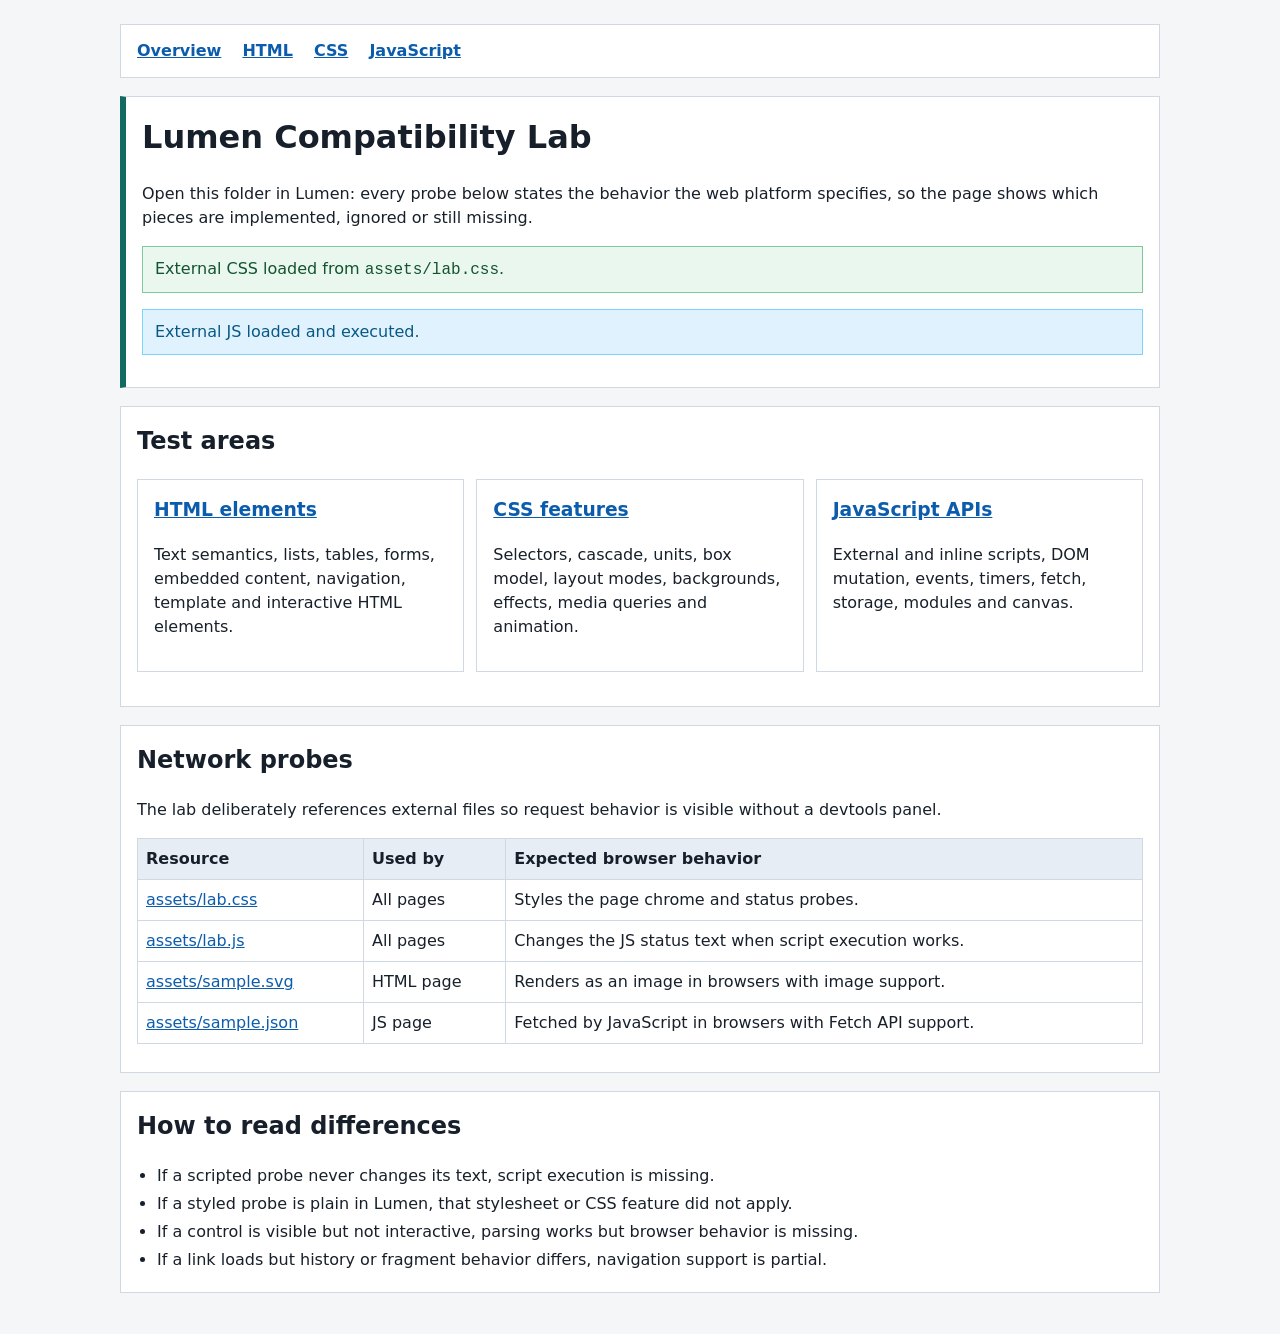
<file: docs/support/compat-lab/index.html>
<!doctype html>
<html lang="en">
<head>
  <meta charset="utf-8">
  <meta name="viewport" content="width=device-width, initial-scale=1">
  <title>Lumen Compatibility Lab</title>
  <link rel="stylesheet" href="./assets/lab.css">
  <script src="./assets/lab.js" defer></script>
</head>
<body>
  <div class="page">
    <nav class="topbar" aria-label="Compatibility lab navigation">
      <a href="./index.html">Overview</a>
      <a href="./html.html">HTML</a>
      <a href="./css.html">CSS</a>
      <a href="./js.html">JavaScript</a>
    </nav>

    <header class="hero">
      <h1>Lumen Compatibility Lab</h1>
      <p>
        Open this folder in Lumen: every probe below states the behavior
        the web platform specifies, so the page shows which pieces are
        implemented, ignored or still missing.
      </p>
      <p class="css-loaded">External CSS loaded from <code>assets/lab.css</code>.</p>
      <p id="js-status" class="js-pending">External JS has not run.</p>
      <noscript>
        <p class="warning">JavaScript is disabled or unavailable in this browser.</p>
      </noscript>
    </header>

    <main>
      <section class="section">
        <h2>Test areas</h2>
        <div class="grid">
          <article class="test-card">
            <h3><a href="./html.html">HTML elements</a></h3>
            <p>
              Text semantics, lists, tables, forms, embedded content,
              navigation, template and interactive HTML elements.
            </p>
          </article>
          <article class="test-card">
            <h3><a href="./css.html">CSS features</a></h3>
            <p>
              Selectors, cascade, units, box model, layout modes, backgrounds,
              effects, media queries and animation.
            </p>
          </article>
          <article class="test-card">
            <h3><a href="./js.html">JavaScript APIs</a></h3>
            <p>
              External and inline scripts, DOM mutation, events, timers,
              fetch, storage, modules and canvas.
            </p>
          </article>
        </div>
      </section>

      <section class="section">
        <h2>Network probes</h2>
        <p>
          The lab deliberately references external files so request behavior is
          visible without a devtools panel.
        </p>
        <table class="matrix">
          <thead>
            <tr>
              <th>Resource</th>
              <th>Used by</th>
              <th>Expected browser behavior</th>
            </tr>
          </thead>
          <tbody>
            <tr>
              <td><a href="./assets/lab.css">assets/lab.css</a></td>
              <td>All pages</td>
              <td>Styles the page chrome and status probes.</td>
            </tr>
            <tr>
              <td><a href="./assets/lab.js">assets/lab.js</a></td>
              <td>All pages</td>
              <td>Changes the JS status text when script execution works.</td>
            </tr>
            <tr>
              <td><a href="./assets/sample.svg">assets/sample.svg</a></td>
              <td>HTML page</td>
              <td>Renders as an image in browsers with image support.</td>
            </tr>
            <tr>
              <td><a href="./assets/sample.json">assets/sample.json</a></td>
              <td>JS page</td>
              <td>Fetched by JavaScript in browsers with Fetch API support.</td>
            </tr>
          </tbody>
        </table>
      </section>

      <section class="section">
        <h2>How to read differences</h2>
        <ul class="status-list">
          <li>If a scripted probe never changes its text, script execution is missing.</li>
          <li>If a styled probe is plain in Lumen, that stylesheet or CSS feature did not apply.</li>
          <li>If a control is visible but not interactive, parsing works but browser behavior is missing.</li>
          <li>If a link loads but history or fragment behavior differs, navigation support is partial.</li>
        </ul>
      </section>
    </main>
  </div>
</body>
</html>
</file>
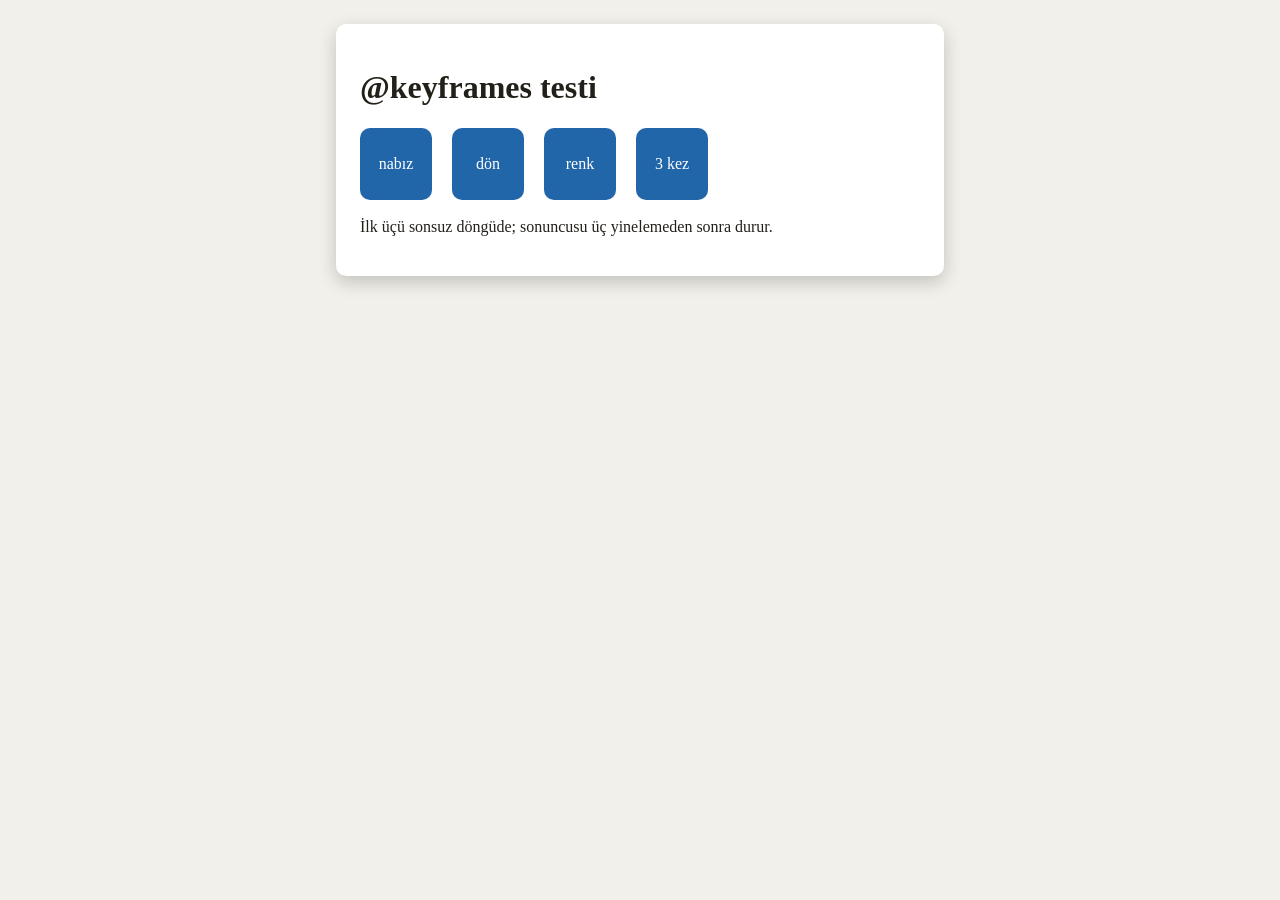
<file: examples/animasyon.html>
<!doctype html>
<html>
<head>
  <title>Lumen animasyon</title>
  <style>
    body { font-size: 16px; color: #232019; background-color: #f2f0ea; }
    .card { max-width: 560px; margin: 24px auto; background-color: #ffffff;
            padding: 24px; border-radius: 10px; box-shadow: 0 6px 18px #00000033; }
    .row { margin: 18px 0; }
    .kutu { display: inline-block; width: 72px; height: 72px; border-radius: 10px;
            background-color: #2266aa; color: #ffffff; text-align: center;
            line-height: 72px; margin-right: 16px; }

    @keyframes nabiz { from { opacity: 1; } 50% { opacity: 0.25; } to { opacity: 1; } }
    .nabiz { animation: nabiz 1.2s ease infinite; }

    @keyframes don { from { transform: rotate(0deg); } to { transform: rotate(360deg); } }
    .don { animation: don 2s linear infinite; }

    @keyframes renk { from { background-color: #2266aa; } 50% { background-color: #b3261e; }
                      to { background-color: #2266aa; } }
    .renk { animation: renk 3s ease infinite; }

    @keyframes gel { from { transform: translate(-120px, 0); opacity: 0; }
                     to { transform: translate(0, 0); opacity: 1; } }
    .gel { animation: gel 1.5s ease 3; }
  </style>
</head>
<body>
  <div class="card">
    <h1>@keyframes testi</h1>
    <div class="row">
      <span class="kutu nabiz">nabız</span>
      <span class="kutu don">dön</span>
      <span class="kutu renk">renk</span>
      <span class="kutu gel">3 kez</span>
    </div>
    <p>İlk üçü sonsuz döngüde; sonuncusu üç yinelemeden sonra durur.</p>
  </div>
</body>
</html>
</file>
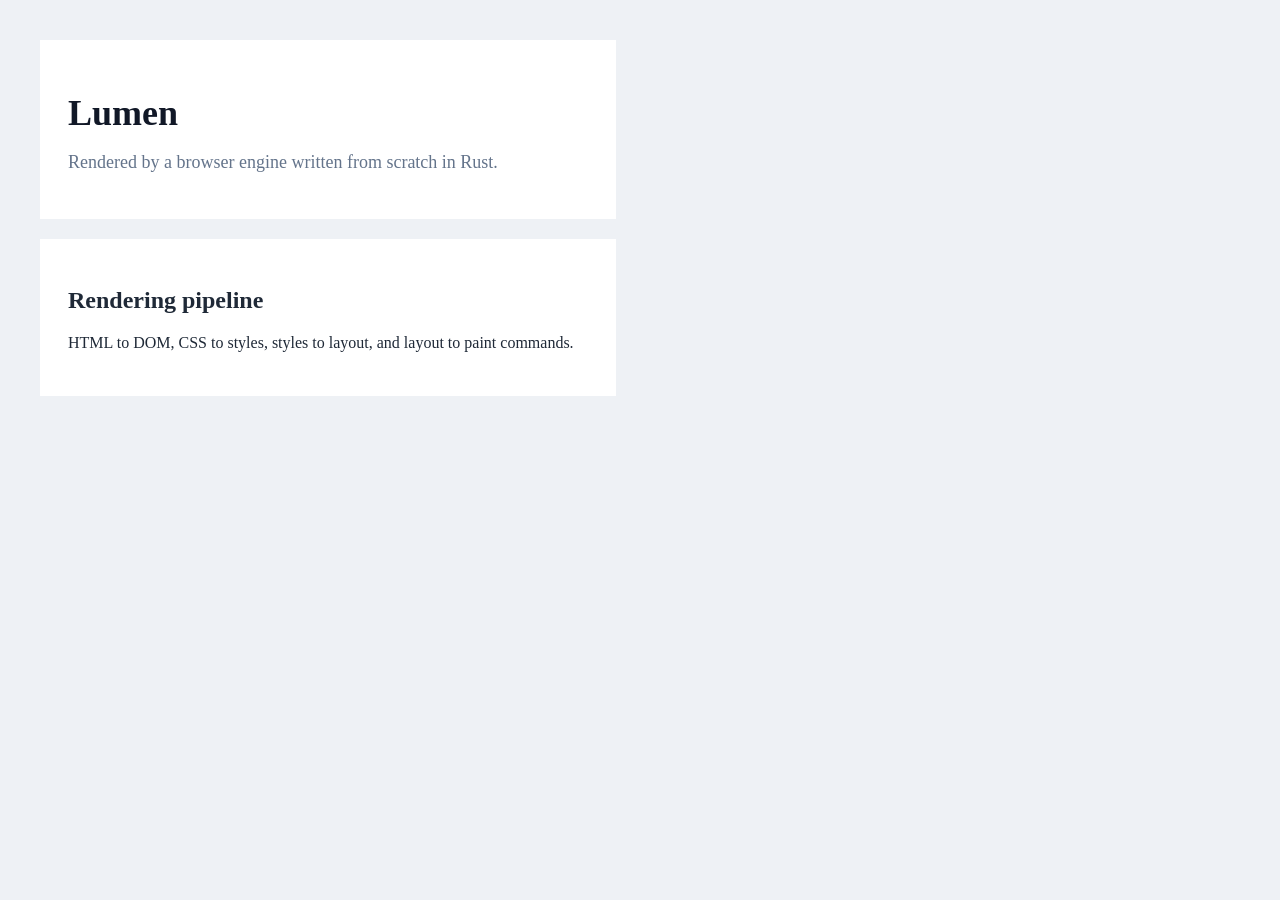
<file: examples/card.html>
<!doctype html>
<html>
<head>
  <style>
    body {
      background-color: #eef1f5;
      padding: 32px;
      color: #1f2937;
      font-size: 16px;
    }

    .card {
      width: 520px;
      padding: 28px;
      margin-bottom: 20px;
      background-color: #ffffff;
    }

    #title {
      color: #111827;
      font-size: 36px;
      margin-bottom: 12px;
    }

    .muted {
      color: #64748b;
      font-size: 18px;
    }
  </style>
</head>
<body>
  <div class="card">
    <h1 id="title">Lumen</h1>
    <p class="muted">Rendered by a browser engine written from scratch in Rust.</p>
  </div>

  <div class="card">
    <h2>Rendering pipeline</h2>
    <p>HTML to DOM, CSS to styles, styles to layout, and layout to paint commands.</p>
  </div>
</body>
</html>
</file>
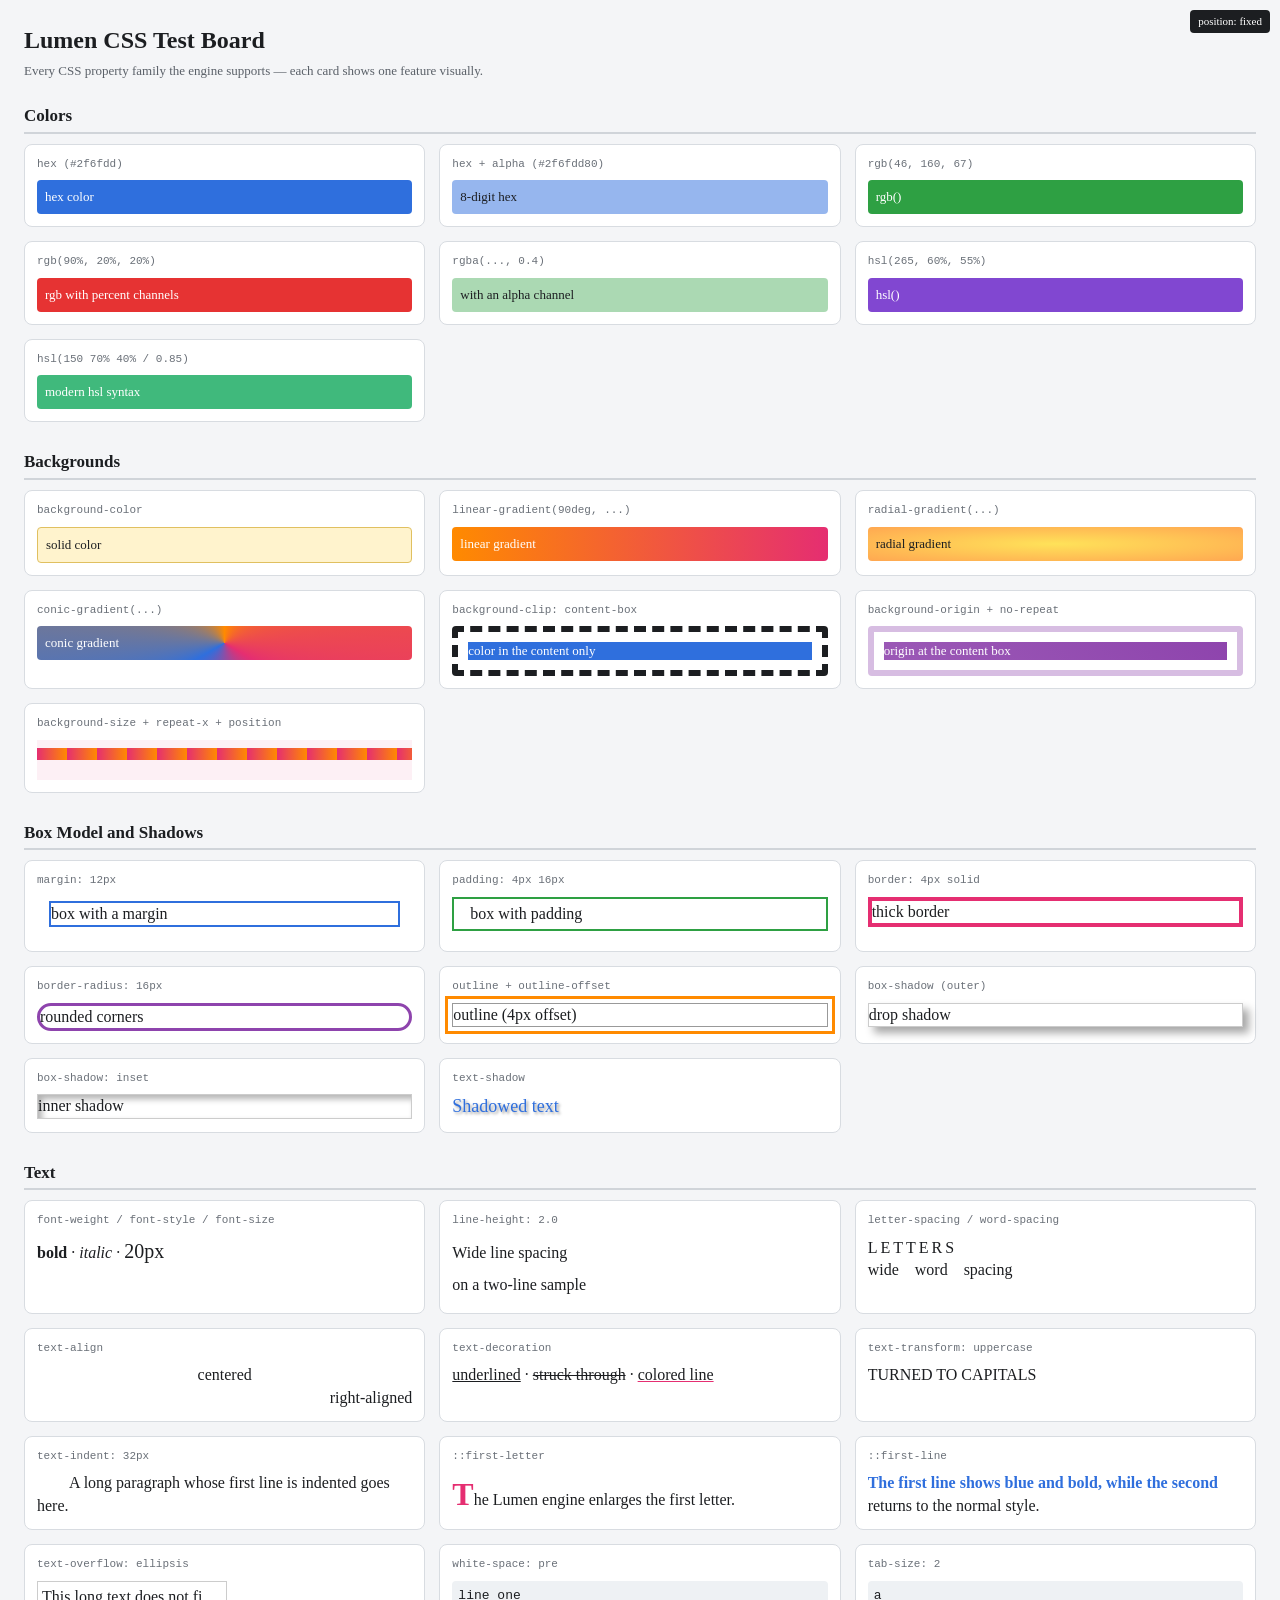
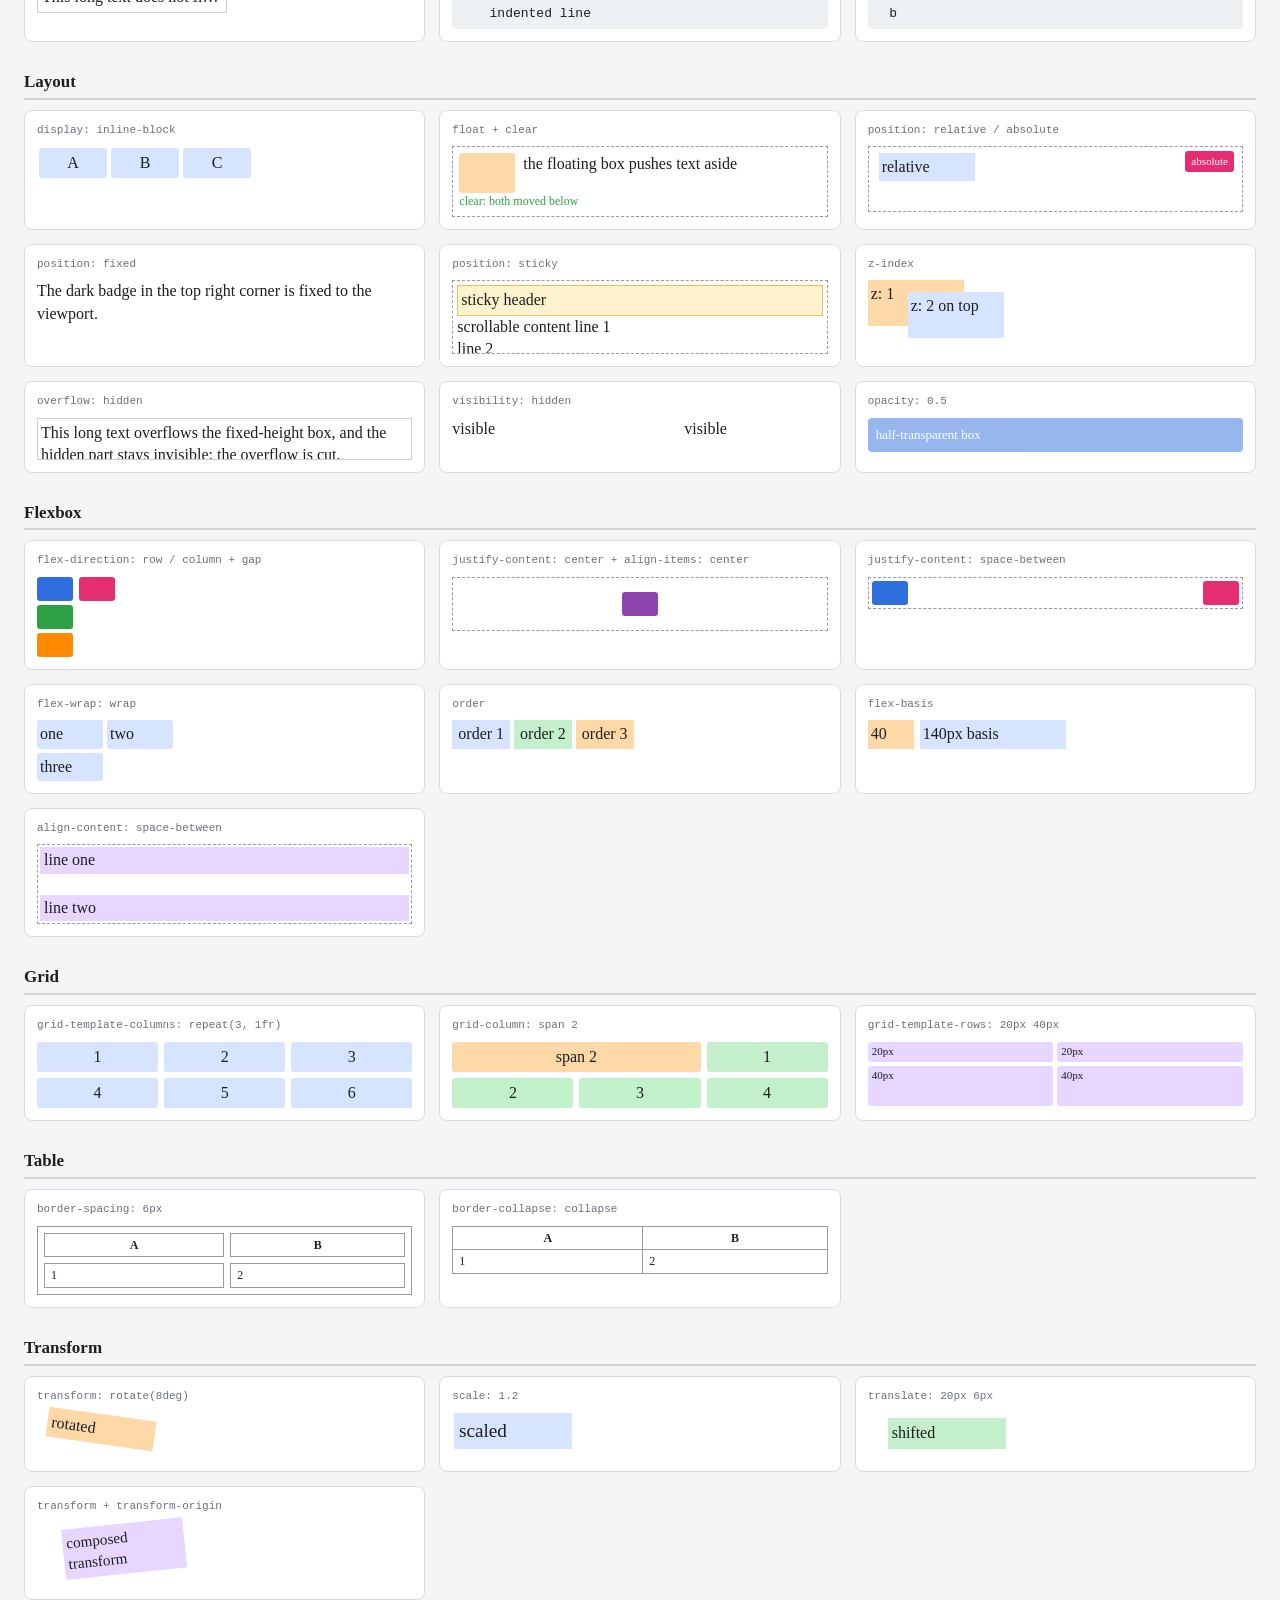
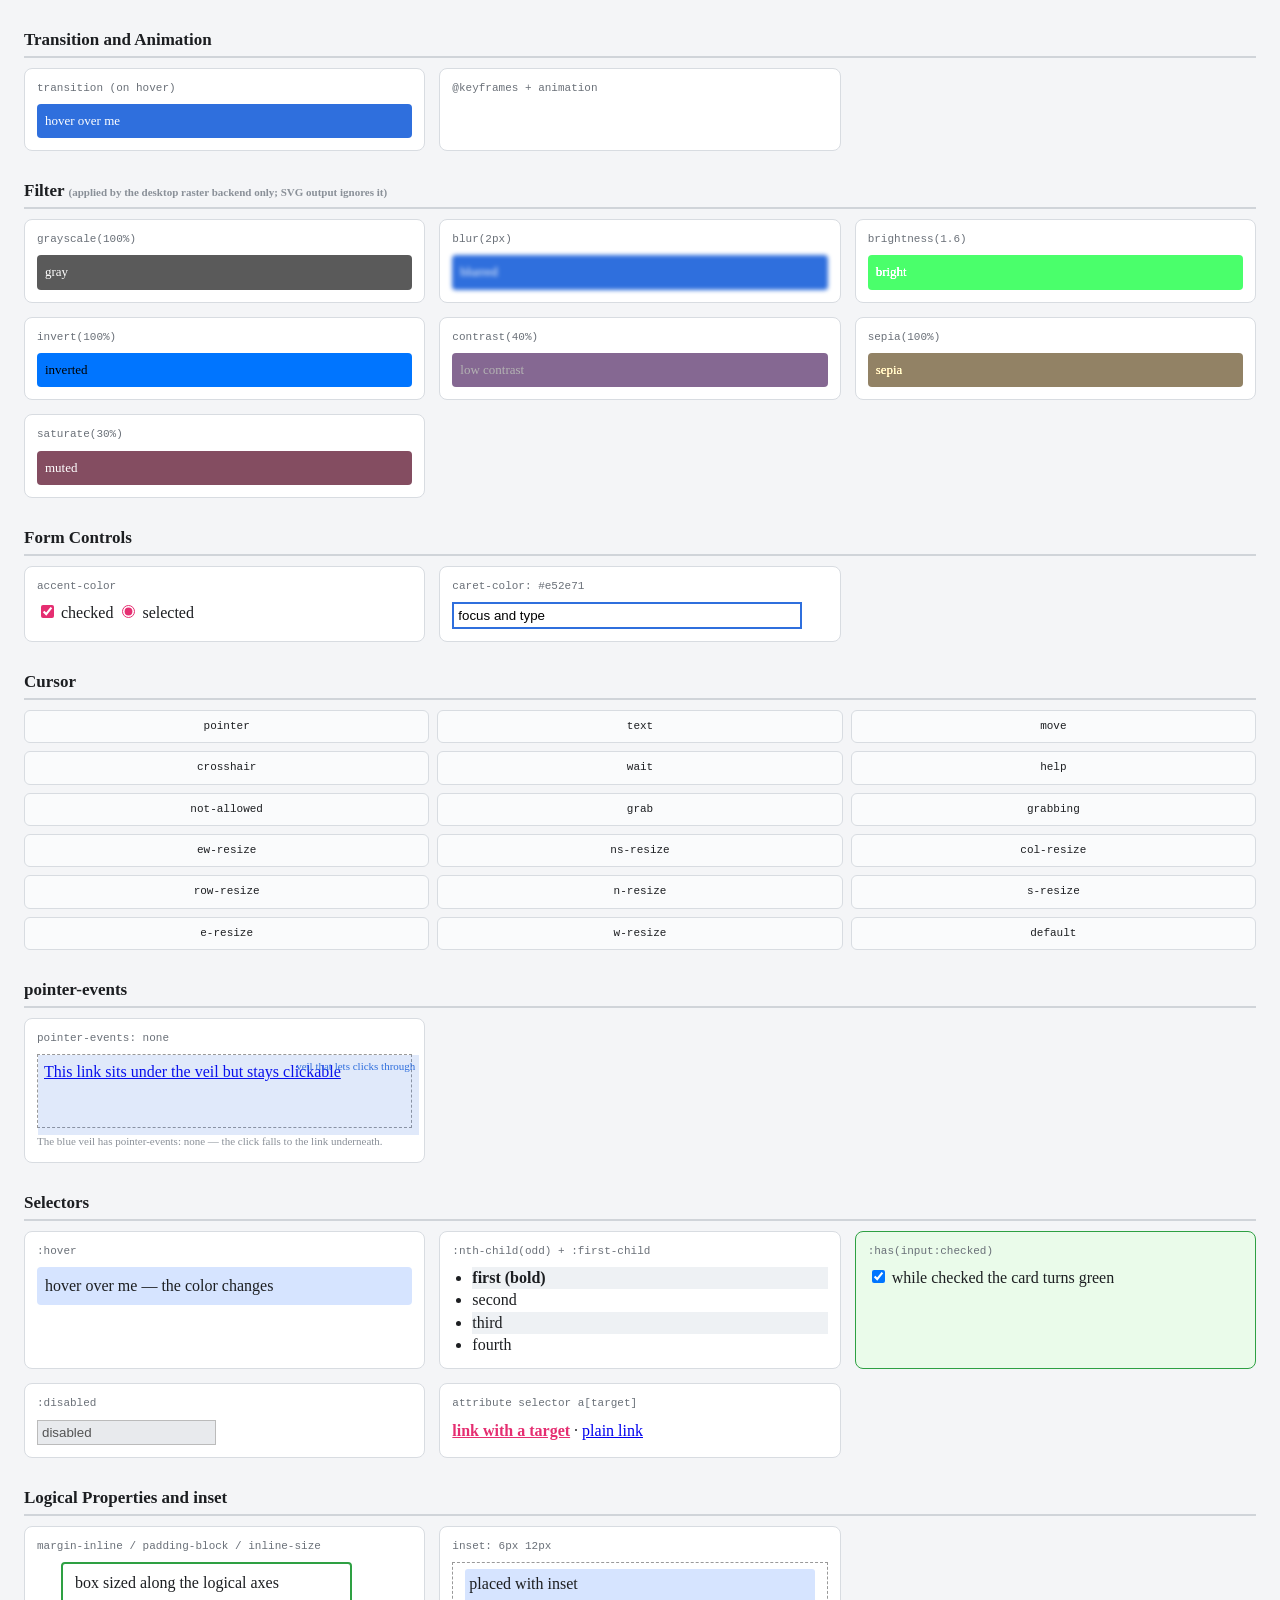
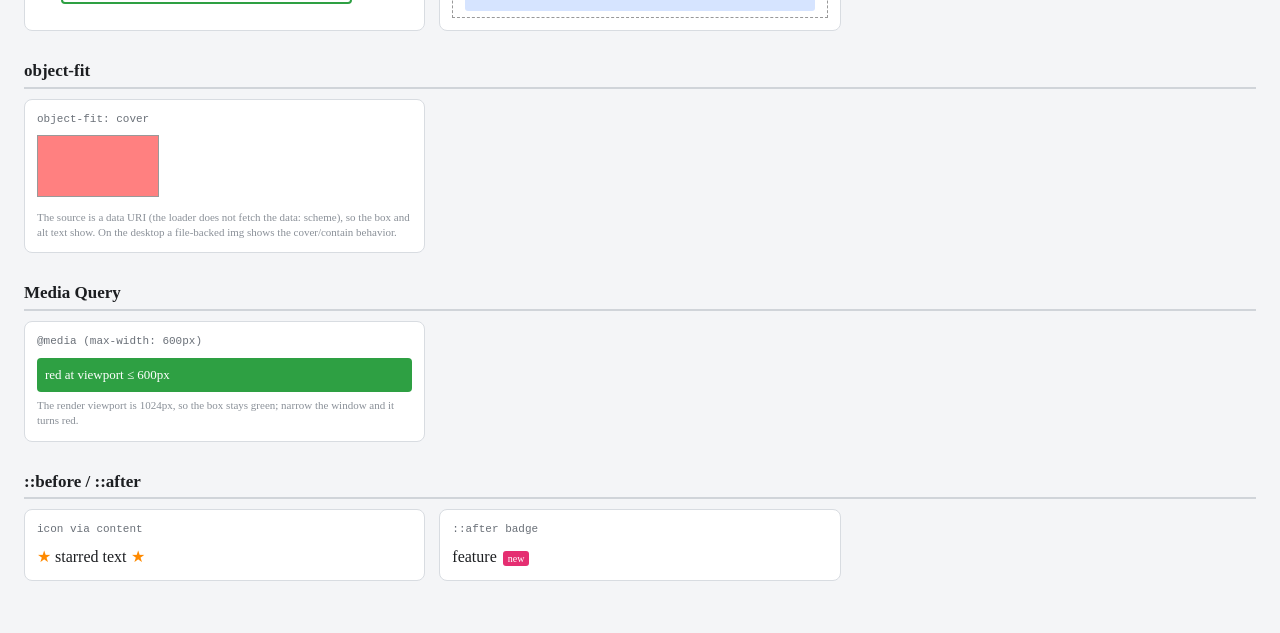
<file: examples/css-test.html>
<!DOCTYPE html>
<html lang="en">
<head>
<meta charset="utf-8">
<title>Lumen CSS Test Board</title>
<style>
    body {
        background-color: #f4f5f7;
        color: #1c1e21;
        margin: 0px;
        padding: 24px;
        line-height: 1.4;
    }
    h1 { font-size: 24px; margin: 0px 0px 4px 0px; }
    h2 {
        font-size: 17px;
        margin: 0px 0px 10px 0px;
        padding-bottom: 4px;
        border-bottom: 2px solid #d0d4d9;
    }
    .subtitle { color: #5a6068; font-size: 13px; margin: 0px 0px 24px 0px; }
    .section { margin-bottom: 28px; }
    .card-grid {
        display: grid;
        grid-template-columns: repeat(3, 1fr);
        gap: 14px;
    }
    .card {
        background-color: #ffffff;
        border: 1px solid #d8dce1;
        border-radius: 8px;
        padding: 12px;
    }
    .label {
        font-family: monospace;
        font-size: 11px;
        color: #6a7078;
        margin-bottom: 8px;
    }
    .note { font-size: 11px; color: #8a9098; margin-top: 6px; }
    .box { padding: 8px; border-radius: 4px; color: #ffffff; font-size: 13px; }
    .mini { width: 36px; height: 24px; border-radius: 3px; }

    /* --- Colors --- */
    .color-hex { background-color: #2f6fdd; }
    .color-hexa { background-color: #2f6fdd80; color: #1c1e21; }
    .color-rgb { background-color: rgb(46, 160, 67); }
    .color-rgb-percent { background-color: rgb(90%, 20%, 20%); }
    .color-rgba { background-color: rgba(46, 160, 67, 0.4); color: #1c1e21; }
    .color-hsl { background-color: hsl(265, 60%, 55%); }
    .color-hsl-modern { background-color: hsl(150 70% 40% / 0.85); }

    /* --- Backgrounds --- */
    .bg-color { background-color: #fff3cd; color: #1c1e21; border: 1px solid #e0c060; }
    .bg-linear { background-image: linear-gradient(90deg, #ff8a00, #e52e71); }
    .bg-radial { background-image: radial-gradient(#ffe259, #ffa751); color: #1c1e21; }
    .bg-conic { background-image: conic-gradient(#ff8a00, #e52e71, #2f6fdd, #ff8a00); }
    .bg-clip {
        background-color: #2f6fdd;
        background-clip: content-box;
        border: 6px dashed #1c1e21;
        padding: 10px;
    }
    .bg-origin {
        background-image: linear-gradient(45deg, #9b59b6, #8e44ad);
        background-origin: content-box;
        background-repeat: no-repeat;
        border: 6px solid #d7bde2;
        padding: 10px;
    }
    .bg-size-repeat {
        background-image: linear-gradient(90deg, #e52e71, #ff8a00);
        background-size: 30px 12px;
        background-repeat: repeat-x;
        background-position: 0px 8px;
        background-color: #fdf0f5;
        color: #1c1e21;
        height: 40px;
    }

    /* --- Box model --- */
    .box-margin { margin: 12px; border: 2px solid #2f6fdd; color: #1c1e21; }
    .box-padding { padding: 4px 16px; border: 2px solid #2ea043; color: #1c1e21; }
    .box-border { border: 4px solid #e52e71; color: #1c1e21; }
    .box-radius { border: 3px solid #8e44ad; border-radius: 16px; color: #1c1e21; }
    .box-outline { outline: 3px solid #ff8a00; outline-offset: 4px; border: 1px solid #999; color: #1c1e21; }
    .box-shade { box-shadow: 6px 6px 8px rgba(0, 0, 0, 0.35); border: 1px solid #ccc; color: #1c1e21; }
    .box-shade-inset { box-shadow: inset 4px 4px 6px rgba(0, 0, 0, 0.3); border: 1px solid #ccc; color: #1c1e21; }
    .text-shade { text-shadow: 2px 2px 3px rgba(0, 0, 0, 0.4); font-size: 18px; color: #2f6fdd; }

    /* --- Text --- */
    .text-bold { font-weight: bold; }
    .text-italic { font-style: italic; }
    .text-size { font-size: 20px; }
    .text-leading { line-height: 2.0; }
    .text-letters { letter-spacing: 3px; }
    .text-words { word-spacing: 12px; }
    .text-center { text-align: center; }
    .text-right { text-align: right; }
    .text-underline { text-decoration: underline; }
    .text-strike { text-decoration: line-through; }
    .text-decoration-tint { text-decoration: underline; text-decoration-color: #e52e71; }
    .text-upper { text-transform: uppercase; }
    .text-indented { text-indent: 32px; }
    .initial-letter::first-letter { font-size: 32px; color: #e52e71; font-weight: bold; }
    .initial-line::first-line { color: #2f6fdd; font-weight: bold; }
    .ellipsis {
        width: 180px;
        white-space: nowrap;
        overflow: hidden;
        text-overflow: ellipsis;
        border: 1px solid #ccc;
        padding: 4px;
    }
    .pre-sample { white-space: pre; font-family: monospace; background-color: #eef1f4; padding: 6px; border-radius: 4px; }
    .tab-sample { white-space: pre; tab-size: 2; font-family: monospace; background-color: #eef1f4; padding: 6px; border-radius: 4px; }

    /* --- Layout --- */
    .inline-tile { display: inline-block; width: 60px; background-color: #d6e4ff; margin: 2px; padding: 4px; text-align: center; border-radius: 3px; }
    .float-wrap { border: 1px dashed #999; padding: 6px; }
    .float-left { float: left; width: 56px; height: 40px; background-color: #ffd8a8; margin-right: 8px; border-radius: 3px; }
    .float-clear { clear: both; color: #2ea043; font-size: 12px; }
    .relative-wrap { position: relative; height: 64px; border: 1px dashed #999; }
    .relative-box { position: relative; top: 6px; left: 10px; background-color: #d6e4ff; width: 90px; padding: 3px; }
    .absolute-box { position: absolute; top: 4px; right: 8px; background-color: #e52e71; color: #fff; padding: 3px 6px; border-radius: 3px; font-size: 11px; }
    .fixed-box {
        position: fixed;
        top: 10px;
        right: 10px;
        background-color: #1c1e21;
        color: #ffffff;
        padding: 4px 8px;
        border-radius: 4px;
        font-size: 11px;
        z-index: 50;
    }
    .sticky-wrap { height: 64px; overflow: scroll; border: 1px dashed #999; padding: 4px; }
    .sticky-box { position: sticky; top: 0px; background-color: #fff3cd; padding: 3px; border: 1px solid #e0c060; }
    .zindex-wrap { position: relative; height: 56px; }
    .z-below { position: absolute; top: 0px; left: 0px; width: 90px; height: 40px; background-color: #ffd8a8; z-index: 1; padding: 3px; }
    .z-above { position: absolute; top: 12px; left: 40px; width: 90px; height: 40px; background-color: #d6e4ff; z-index: 2; padding: 3px; }
    .clipped { height: 34px; overflow: hidden; border: 1px solid #ccc; padding: 3px; }
    .invisible-box { visibility: hidden; }
    .half-transparent { opacity: 0.5; background-color: #2f6fdd; }

    /* --- Flex --- */
    .flex-across { display: flex; gap: 6px; }
    .flex-down { display: flex; flex-direction: column; gap: 4px; }
    .flex-centered { display: flex; justify-content: center; align-items: center; height: 52px; border: 1px dashed #999; }
    .flex-spread { display: flex; justify-content: space-between; border: 1px dashed #999; padding: 3px; }
    .flex-wrapping { display: flex; flex-wrap: wrap; gap: 4px; width: 150px; }
    .flex-wrapping > div { width: 60px; background-color: #d6e4ff; padding: 3px; border-radius: 3px; }
    .flex-order { display: flex; gap: 4px; }
    .flex-order .one { order: 3; background-color: #ffd8a8; padding: 3px 6px; }
    .flex-order .two { order: 1; background-color: #d6e4ff; padding: 3px 6px; }
    .flex-order .three { order: 2; background-color: #c3f0ca; padding: 3px 6px; }
    .flex-basis { display: flex; gap: 6px; }
    .flex-basis .narrow { flex-basis: 40px; background-color: #ffd8a8; padding: 3px; }
    .flex-basis .wide { flex-basis: 140px; background-color: #d6e4ff; padding: 3px; }
    .flex-align { display: flex; flex-wrap: wrap; align-content: space-between; height: 74px; border: 1px dashed #999; padding: 2px; }
    .flex-align > div { width: 100%; background-color: #e7d6ff; padding: 2px 4px; }

    /* --- Grid --- */
    .grid-3 { display: grid; grid-template-columns: repeat(3, 1fr); gap: 6px; }
    .grid-3 > div { background-color: #d6e4ff; padding: 4px; border-radius: 3px; text-align: center; }
    .grid-span { display: grid; grid-template-columns: repeat(3, 1fr); gap: 6px; }
    .grid-span > div { background-color: #c3f0ca; padding: 4px; border-radius: 3px; text-align: center; }
    .grid-span .span-two { grid-column: span 2; background-color: #ffd8a8; }
    .grid-rows { display: grid; grid-template-columns: 1fr 1fr; grid-template-rows: 20px 40px; gap: 4px; }
    .grid-rows > div { background-color: #e7d6ff; padding: 2px 4px; border-radius: 3px; font-size: 11px; }

    /* --- Table --- */
    table.sample { border: 1px solid #999; width: 100%; }
    table.sample td, table.sample th { border: 1px solid #999; padding: 3px 6px; font-size: 12px; }
    table.spaced { border-spacing: 6px; }
    table.collapsed { border-collapse: collapse; }

    /* --- Transform --- */
    .rotated { transform: rotate(8deg); background-color: #ffd8a8; width: 100px; margin: 10px; padding: 4px; }
    .scaled { scale: 1.2; background-color: #d6e4ff; width: 90px; margin: 12px; padding: 4px; }
    .shifted { translate: 20px 6px; background-color: #c3f0ca; width: 110px; padding: 4px; }
    .composed { transform: translate(14px, 6px) rotate(-6deg) scale(0.95); transform-origin: 0% 0%; background-color: #e7d6ff; width: 120px; margin: 10px; padding: 4px; }

    /* --- Transition / Animation --- */
    .transitioned { background-color: #2f6fdd; transition: background-color 0.4s; }
    .transitioned:hover { background-color: #e52e71; }
    @keyframes color-cycle {
        from { background-color: #ff8a00; }
        to { background-color: #2f6fdd; }
    }
    .animated { animation: color-cycle 2s infinite; }

    /* --- Filter --- */
    .filter-gray { filter: grayscale(100%); background-color: #e52e71; }
    .filter-blur { filter: blur(2px); background-color: #2f6fdd; }
    .filter-bright { filter: brightness(1.6); background-color: #2ea043; }
    .filter-invert { filter: invert(100%); background-color: #ff8a00; }
    .filter-contrast { filter: contrast(40%); background-color: #8e44ad; }
    .filter-sepia { filter: sepia(100%); background-color: #2f6fdd; }
    .filter-muted { filter: saturate(30%); background-color: #e52e71; }

    /* --- Form --- */
    .accented { accent-color: #e52e71; }
    .caret-tinted { caret-color: #e52e71; border: 2px solid #2f6fdd; padding: 4px; width: 90%; }

    /* --- Cursor --- */
    .cursor-grid { display: grid; grid-template-columns: repeat(3, 1fr); gap: 8px; }
    .cursor-card {
        border: 1px solid #d8dce1;
        border-radius: 6px;
        padding: 8px;
        text-align: center;
        font-family: monospace;
        font-size: 11px;
        background-color: #fafbfc;
    }
    .c-pointer { cursor: pointer; }
    .c-text { cursor: text; }
    .c-move { cursor: move; }
    .c-crosshair { cursor: crosshair; }
    .c-wait { cursor: wait; }
    .c-help { cursor: help; }
    .c-not-allowed { cursor: not-allowed; }
    .c-grab { cursor: grab; }
    .c-grabbing { cursor: grabbing; }
    .c-ew { cursor: ew-resize; }
    .c-ns { cursor: ns-resize; }
    .c-col { cursor: col-resize; }
    .c-row { cursor: row-resize; }
    .c-n { cursor: n-resize; }
    .c-s { cursor: s-resize; }
    .c-e { cursor: e-resize; }
    .c-w { cursor: w-resize; }
    .c-default { cursor: default; }

    /* --- pointer-events --- */
    .pe-wrap { position: relative; border: 1px dashed #999; height: 60px; padding: 6px; }
    .pe-veil {
        position: absolute;
        top: 0px;
        left: 0px;
        width: 100%;
        height: 100%;
        background-color: rgba(47, 111, 221, 0.15);
        pointer-events: none;
        text-align: right;
        font-size: 11px;
        color: #2f6fdd;
        padding: 4px;
    }

    /* --- Selectors --- */
    .hover-card { background-color: #d6e4ff; padding: 8px; border-radius: 4px; }
    .hover-card:hover { background-color: #ffd8a8; }
    .striped { margin: 0px; padding-left: 20px; }
    .striped li:nth-child(odd) { background-color: #eef1f4; }
    .striped li:first-child { font-weight: bold; }
    .checked-card:has(input:checked) { border-color: #2ea043; background-color: #eafbea; }
    .attribute-demo a[target] { color: #e52e71; font-weight: bold; }
    input:disabled { background-color: #e8eaed; border: 1px solid #bbb; padding: 4px; }

    /* --- Logical properties + inset --- */
    .logical {
        margin-inline-start: 24px;
        padding-block: 8px;
        padding-inline: 12px;
        inline-size: 70%;
        border: 2px solid #2ea043;
        border-radius: 4px;
        color: #1c1e21;
    }
    .inset-wrap { position: relative; height: 54px; border: 1px dashed #999; }
    .inset-box {
        position: absolute;
        inset: 6px 12px;
        background-color: #d6e4ff;
        padding: 4px;
        border-radius: 3px;
    }

    /* --- object-fit --- */
    .fit-box { width: 120px; height: 60px; border: 1px solid #999; }

    /* --- Media query --- */
    .mq-box { background-color: #2ea043; }
    @media (max-width: 600px) {
        .mq-box { background-color: #d33a2c; }
    }

    /* --- ::before / ::after --- */
    .before-after::before { content: "★ "; color: #ff8a00; }
    .before-after::after { content: " ★"; color: #ff8a00; }
    .badge::after {
        content: "new";
        background-color: #e52e71;
        color: #ffffff;
        font-size: 10px;
        padding: 2px 5px;
        border-radius: 3px;
        margin-left: 6px;
    }
</style>
</head>
<body>

<h1>Lumen CSS Test Board</h1>
<p class="subtitle">Every CSS property family the engine supports — each card shows one feature visually.</p>
<div class="fixed-box">position: fixed</div>

<div class="section">
    <h2>Colors</h2>
    <div class="card-grid">
        <div class="card"><div class="label">hex (#2f6fdd)</div><div class="box color-hex">hex color</div></div>
        <div class="card"><div class="label">hex + alpha (#2f6fdd80)</div><div class="box color-hexa">8-digit hex</div></div>
        <div class="card"><div class="label">rgb(46, 160, 67)</div><div class="box color-rgb">rgb()</div></div>
        <div class="card"><div class="label">rgb(90%, 20%, 20%)</div><div class="box color-rgb-percent">rgb with percent channels</div></div>
        <div class="card"><div class="label">rgba(..., 0.4)</div><div class="box color-rgba">with an alpha channel</div></div>
        <div class="card"><div class="label">hsl(265, 60%, 55%)</div><div class="box color-hsl">hsl()</div></div>
        <div class="card"><div class="label">hsl(150 70% 40% / 0.85)</div><div class="box color-hsl-modern">modern hsl syntax</div></div>
    </div>
</div>

<div class="section">
    <h2>Backgrounds</h2>
    <div class="card-grid">
        <div class="card"><div class="label">background-color</div><div class="box bg-color">solid color</div></div>
        <div class="card"><div class="label">linear-gradient(90deg, ...)</div><div class="box bg-linear">linear gradient</div></div>
        <div class="card"><div class="label">radial-gradient(...)</div><div class="box bg-radial">radial gradient</div></div>
        <div class="card"><div class="label">conic-gradient(...)</div><div class="box bg-conic">conic gradient</div></div>
        <div class="card"><div class="label">background-clip: content-box</div><div class="box bg-clip">color in the content only</div></div>
        <div class="card"><div class="label">background-origin + no-repeat</div><div class="box bg-origin">origin at the content box</div></div>
        <div class="card"><div class="label">background-size + repeat-x + position</div><div class="bg-size-repeat"></div></div>
    </div>
</div>

<div class="section">
    <h2>Box Model and Shadows</h2>
    <div class="card-grid">
        <div class="card"><div class="label">margin: 12px</div><div class="box-margin">box with a margin</div></div>
        <div class="card"><div class="label">padding: 4px 16px</div><div class="box-padding">box with padding</div></div>
        <div class="card"><div class="label">border: 4px solid</div><div class="box-border">thick border</div></div>
        <div class="card"><div class="label">border-radius: 16px</div><div class="box-radius">rounded corners</div></div>
        <div class="card"><div class="label">outline + outline-offset</div><div class="box-outline">outline (4px offset)</div></div>
        <div class="card"><div class="label">box-shadow (outer)</div><div class="box-shade">drop shadow</div></div>
        <div class="card"><div class="label">box-shadow: inset</div><div class="box-shade-inset">inner shadow</div></div>
        <div class="card"><div class="label">text-shadow</div><div class="text-shade">Shadowed text</div></div>
    </div>
</div>

<div class="section">
    <h2>Text</h2>
    <div class="card-grid">
        <div class="card"><div class="label">font-weight / font-style / font-size</div>
            <div><span class="text-bold">bold</span> · <span class="text-italic">italic</span> · <span class="text-size">20px</span></div></div>
        <div class="card"><div class="label">line-height: 2.0</div><div class="text-leading">Wide line spacing<br>on a two-line sample</div></div>
        <div class="card"><div class="label">letter-spacing / word-spacing</div>
            <div class="text-letters">LETTERS</div><div class="text-words">wide word spacing</div></div>
        <div class="card"><div class="label">text-align</div><div class="text-center">centered</div><div class="text-right">right-aligned</div></div>
        <div class="card"><div class="label">text-decoration</div>
            <div><span class="text-underline">underlined</span> · <span class="text-strike">struck through</span> · <span class="text-decoration-tint">colored line</span></div></div>
        <div class="card"><div class="label">text-transform: uppercase</div><div class="text-upper">turned to capitals</div></div>
        <div class="card"><div class="label">text-indent: 32px</div><div class="text-indented">A long paragraph whose first line is indented goes here.</div></div>
        <div class="card"><div class="label">::first-letter</div><div class="initial-letter">The Lumen engine enlarges the first letter.</div></div>
        <div class="card"><div class="label">::first-line</div><div class="initial-line">The first line shows blue and bold, while the second returns to the normal style.</div></div>
        <div class="card"><div class="label">text-overflow: ellipsis</div><div class="ellipsis">This long text does not fit the box and ends in an ellipsis</div></div>
        <div class="card"><div class="label">white-space: pre</div><div class="pre-sample">line one
    indented line</div></div>
        <div class="card"><div class="label">tab-size: 2</div><div class="tab-sample">a
	b</div></div>
    </div>
</div>

<div class="section">
    <h2>Layout</h2>
    <div class="card-grid">
        <div class="card"><div class="label">display: inline-block</div>
            <div><span class="inline-tile">A</span><span class="inline-tile">B</span><span class="inline-tile">C</span></div></div>
        <div class="card"><div class="label">float + clear</div>
            <div class="float-wrap"><div class="float-left"></div>the floating box pushes text aside
            <div class="float-clear">clear: both moved below</div></div></div>
        <div class="card"><div class="label">position: relative / absolute</div>
            <div class="relative-wrap"><div class="relative-box">relative</div><div class="absolute-box">absolute</div></div></div>
        <div class="card"><div class="label">position: fixed</div><div>The dark badge in the top right corner is fixed to the viewport.</div></div>
        <div class="card"><div class="label">position: sticky</div>
            <div class="sticky-wrap"><div class="sticky-box">sticky header</div><div>scrollable content line 1<br>line 2<br>line 3<br>line 4</div></div></div>
        <div class="card"><div class="label">z-index</div>
            <div class="zindex-wrap"><div class="z-below">z: 1</div><div class="z-above">z: 2 on top</div></div></div>
        <div class="card"><div class="label">overflow: hidden</div>
            <div class="clipped">This long text overflows the fixed-height box, and the hidden part stays invisible: the overflow is cut.</div></div>
        <div class="card"><div class="label">visibility: hidden</div>
            <div>visible <span class="invisible-box">hidden box (keeps its space)</span> visible</div></div>
        <div class="card"><div class="label">opacity: 0.5</div><div class="box half-transparent">half-transparent box</div></div>
    </div>
</div>

<div class="section">
    <h2>Flexbox</h2>
    <div class="card-grid">
        <div class="card"><div class="label">flex-direction: row / column + gap</div>
            <div class="flex-across"><div class="mini" style="background-color:#2f6fdd"></div><div class="mini" style="background-color:#e52e71"></div></div>
            <div class="flex-down" style="margin-top:4px"><div class="mini" style="background-color:#2ea043"></div><div class="mini" style="background-color:#ff8a00"></div></div></div>
        <div class="card"><div class="label">justify-content: center + align-items: center</div>
            <div class="flex-centered"><div class="mini" style="background-color:#8e44ad"></div></div></div>
        <div class="card"><div class="label">justify-content: space-between</div>
            <div class="flex-spread"><div class="mini" style="background-color:#2f6fdd"></div><div class="mini" style="background-color:#e52e71"></div></div></div>
        <div class="card"><div class="label">flex-wrap: wrap</div>
            <div class="flex-wrapping"><div>one</div><div>two</div><div>three</div></div></div>
        <div class="card"><div class="label">order</div>
            <div class="flex-order"><div class="one">order 3</div><div class="two">order 1</div><div class="three">order 2</div></div></div>
        <div class="card"><div class="label">flex-basis</div>
            <div class="flex-basis"><div class="narrow">40</div><div class="wide">140px basis</div></div></div>
        <div class="card"><div class="label">align-content: space-between</div>
            <div class="flex-align"><div>line one</div><div>line two</div></div></div>
    </div>
</div>

<div class="section">
    <h2>Grid</h2>
    <div class="card-grid">
        <div class="card"><div class="label">grid-template-columns: repeat(3, 1fr)</div>
            <div class="grid-3"><div>1</div><div>2</div><div>3</div><div>4</div><div>5</div><div>6</div></div></div>
        <div class="card"><div class="label">grid-column: span 2</div>
            <div class="grid-span"><div class="span-two">span 2</div><div>1</div><div>2</div><div>3</div><div>4</div></div></div>
        <div class="card"><div class="label">grid-template-rows: 20px 40px</div>
            <div class="grid-rows"><div>20px</div><div>20px</div><div>40px</div><div>40px</div></div></div>
    </div>
</div>

<div class="section">
    <h2>Table</h2>
    <div class="card-grid">
        <div class="card"><div class="label">border-spacing: 6px</div>
            <table class="sample spaced"><tr><th>A</th><th>B</th></tr><tr><td>1</td><td>2</td></tr></table></div>
        <div class="card"><div class="label">border-collapse: collapse</div>
            <table class="sample collapsed"><tr><th>A</th><th>B</th></tr><tr><td>1</td><td>2</td></tr></table></div>
    </div>
</div>

<div class="section">
    <h2>Transform</h2>
    <div class="card-grid">
        <div class="card"><div class="label">transform: rotate(8deg)</div><div class="rotated">rotated</div></div>
        <div class="card"><div class="label">scale: 1.2</div><div class="scaled">scaled</div></div>
        <div class="card"><div class="label">translate: 20px 6px</div><div class="shifted">shifted</div></div>
        <div class="card"><div class="label">transform + transform-origin</div><div class="composed">composed transform</div></div>
    </div>
</div>

<div class="section">
    <h2>Transition and Animation</h2>
    <div class="card-grid">
        <div class="card"><div class="label">transition (on hover)</div><div class="box transitioned">hover over me</div></div>
        <div class="card"><div class="label">@keyframes + animation</div><div class="box animated">color cycle</div></div>
    </div>
</div>

<div class="section">
    <h2>Filter <span style="font-size:11px; color:#8a9098">(applied by the desktop raster backend only; SVG output ignores it)</span></h2>
    <div class="card-grid">
        <div class="card"><div class="label">grayscale(100%)</div><div class="box filter-gray">gray</div></div>
        <div class="card"><div class="label">blur(2px)</div><div class="box filter-blur">blurred</div></div>
        <div class="card"><div class="label">brightness(1.6)</div><div class="box filter-bright">bright</div></div>
        <div class="card"><div class="label">invert(100%)</div><div class="box filter-invert">inverted</div></div>
        <div class="card"><div class="label">contrast(40%)</div><div class="box filter-contrast">low contrast</div></div>
        <div class="card"><div class="label">sepia(100%)</div><div class="box filter-sepia">sepia</div></div>
        <div class="card"><div class="label">saturate(30%)</div><div class="box filter-muted">muted</div></div>
    </div>
</div>

<div class="section">
    <h2>Form Controls</h2>
    <div class="card-grid">
        <div class="card"><div class="label">accent-color</div>
            <div><input class="accented" type="checkbox" checked> checked
            <input class="accented" type="radio" checked> selected</div></div>
        <div class="card"><div class="label">caret-color: #e52e71</div>
            <div><input class="caret-tinted" type="text" value="focus and type"></div></div>
    </div>
</div>

<div class="section">
    <h2>Cursor</h2>
    <div class="cursor-grid">
        <div class="cursor-card c-pointer">pointer</div>
        <div class="cursor-card c-text">text</div>
        <div class="cursor-card c-move">move</div>
        <div class="cursor-card c-crosshair">crosshair</div>
        <div class="cursor-card c-wait">wait</div>
        <div class="cursor-card c-help">help</div>
        <div class="cursor-card c-not-allowed">not-allowed</div>
        <div class="cursor-card c-grab">grab</div>
        <div class="cursor-card c-grabbing">grabbing</div>
        <div class="cursor-card c-ew">ew-resize</div>
        <div class="cursor-card c-ns">ns-resize</div>
        <div class="cursor-card c-col">col-resize</div>
        <div class="cursor-card c-row">row-resize</div>
        <div class="cursor-card c-n">n-resize</div>
        <div class="cursor-card c-s">s-resize</div>
        <div class="cursor-card c-e">e-resize</div>
        <div class="cursor-card c-w">w-resize</div>
        <div class="cursor-card c-default">default</div>
    </div>
</div>

<div class="section">
    <h2>pointer-events</h2>
    <div class="card-grid">
        <div class="card"><div class="label">pointer-events: none</div>
            <div class="pe-wrap">
                <a href="css-test.html">This link sits under the veil but stays clickable</a>
                <div class="pe-veil">veil that lets clicks through</div>
            </div>
            <div class="note">The blue veil has pointer-events: none — the click falls to the link underneath.</div></div>
    </div>
</div>

<div class="section">
    <h2>Selectors</h2>
    <div class="card-grid">
        <div class="card"><div class="label">:hover</div><div class="hover-card">hover over me — the color changes</div></div>
        <div class="card"><div class="label">:nth-child(odd) + :first-child</div>
            <ul class="striped"><li>first (bold)</li><li>second</li><li>third</li><li>fourth</li></ul></div>
        <div class="card checked-card"><div class="label">:has(input:checked)</div>
            <div><input type="checkbox" checked> while checked the card turns green</div></div>
        <div class="card"><div class="label">:disabled</div>
            <div><input type="text" value="disabled" disabled></div></div>
        <div class="card attribute-demo"><div class="label">attribute selector a[target]</div>
            <div><a href="css-test.html" target="_blank">link with a target</a> · <a href="css-test.html">plain link</a></div></div>
    </div>
</div>

<div class="section">
    <h2>Logical Properties and inset</h2>
    <div class="card-grid">
        <div class="card"><div class="label">margin-inline / padding-block / inline-size</div>
            <div class="logical">box sized along the logical axes</div></div>
        <div class="card"><div class="label">inset: 6px 12px</div>
            <div class="inset-wrap"><div class="inset-box">placed with inset</div></div></div>
    </div>
</div>

<div class="section">
    <h2>object-fit</h2>
    <div class="card-grid">
        <div class="card"><div class="label">object-fit: cover</div>
            <img class="fit-box" src="[data-uri]" alt="red pixel">
            <div class="note">The source is a data URI (the loader does not fetch the data: scheme), so the box and alt text show. On the desktop a file-backed img shows the cover/contain behavior.</div></div>
    </div>
</div>

<div class="section">
    <h2>Media Query</h2>
    <div class="card-grid">
        <div class="card"><div class="label">@media (max-width: 600px)</div>
            <div class="box mq-box">red at viewport ≤ 600px</div>
            <div class="note">The render viewport is 1024px, so the box stays green; narrow the window and it turns red.</div></div>
    </div>
</div>

<div class="section">
    <h2>::before / ::after</h2>
    <div class="card-grid">
        <div class="card"><div class="label">icon via content</div><div class="before-after">starred text</div></div>
        <div class="card"><div class="label">::after badge</div><div><span class="badge">feature</span></div></div>
    </div>
</div>

</body>
</html>
</file>
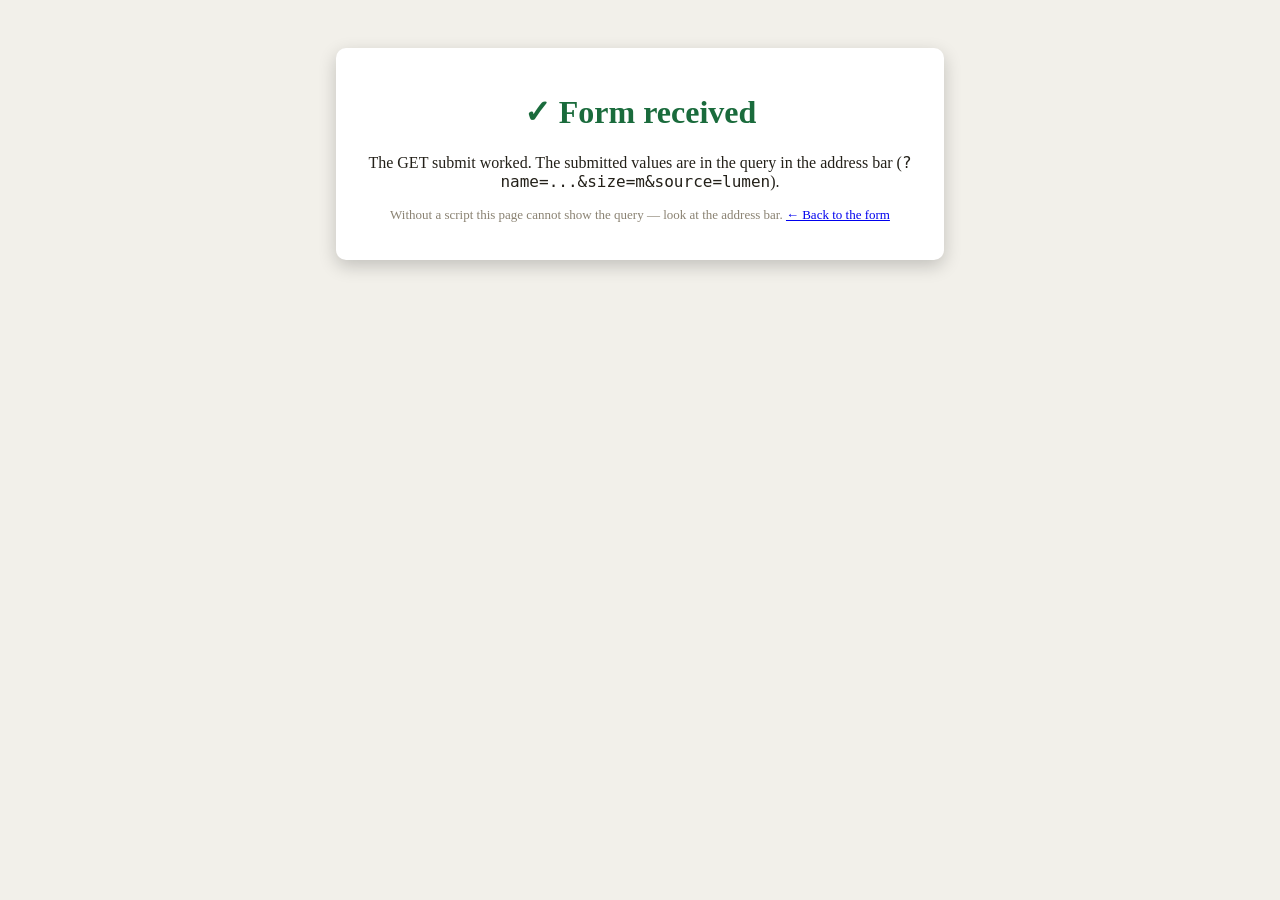
<file: examples/forms-result.html>
<!doctype html>
<html>
<head>
  <title>Form received — Lumen</title>
  <style>
    body { font-size: 16px; color: #232019; background-color: #f2f0ea; }
    .card { max-width: 560px; margin: 48px auto; background-color: #ffffff;
            padding: 24px; border-radius: 10px; box-shadow: 0 6px 18px #00000033;
            text-align: center; }
    h1 { color: #1a6b3c; }
    .hint { color: #8a8272; font-size: 13px; }
  </style>
</head>
<body>
  <div class="card">
    <h1>✓ Form received</h1>
    <p>The GET submit worked. The submitted values are in the query in the
      address bar (<code>?name=...&amp;size=m&amp;source=lumen</code>).</p>
    <p class="hint">Without a script this page cannot show the query —
      look at the address bar. <a href="forms.html">← Back to the form</a></p>
  </div>
</body>
</html>
</file>
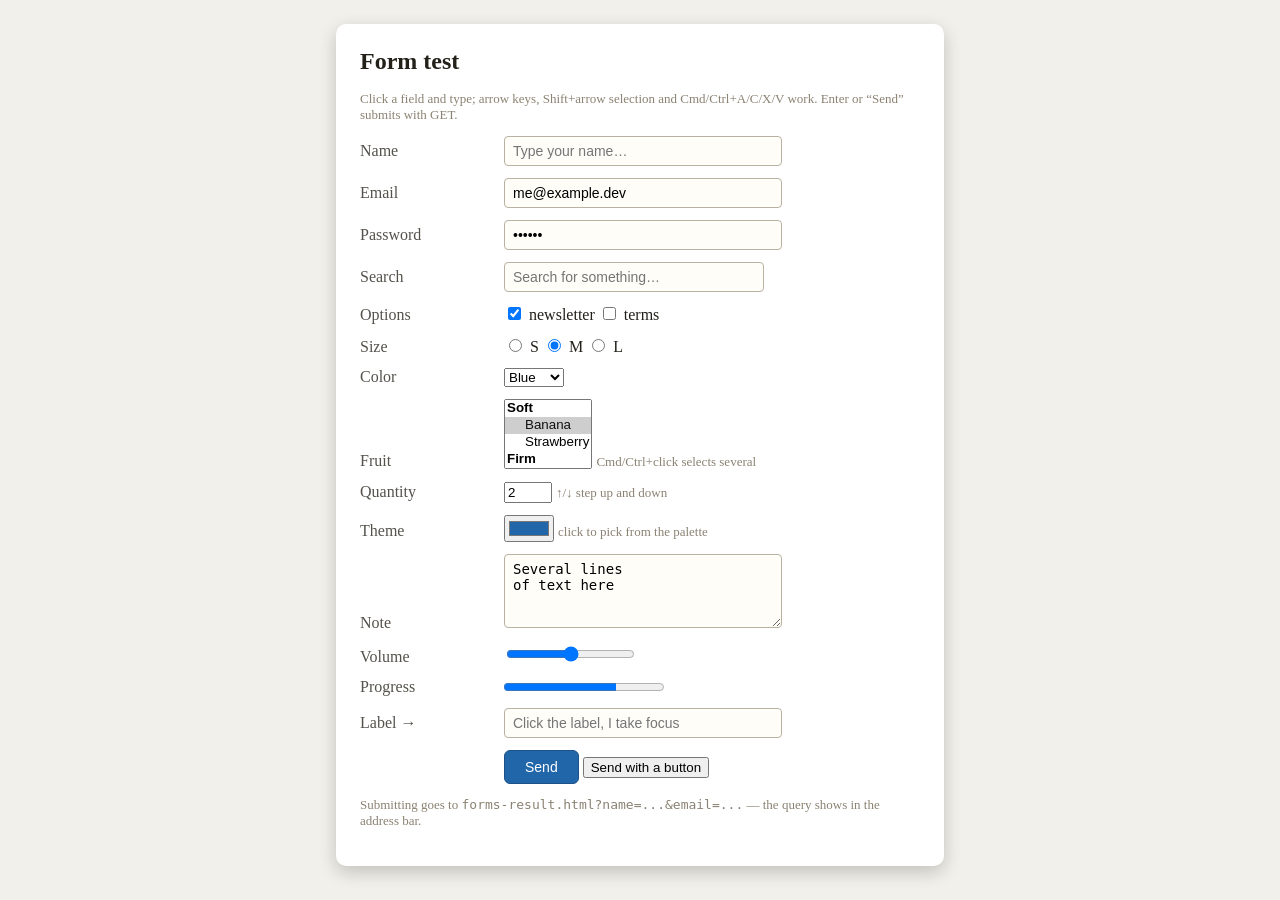
<file: examples/forms.html>
<!doctype html>
<html>
<head>
  <title>Lumen form test</title>
  <style>
    :root { --brand: #2266aa; }
    body { font-size: 16px; color: #232019; background-color: #f2f0ea; }
    .card { max-width: 560px; margin: 24px auto; background-color: #ffffff;
            padding: 24px; border-radius: 10px;
            box-shadow: 0 6px 18px #00000033; }
    h1 { font-size: 24px; margin-top: 0; }
    .row { margin: 12px 0; }
    .row span.label { display: inline-block; width: 140px; color: #55524c; }
    input[type=text], input[type=search], input[type=password], input[type=email] {
      width: 260px; border: 1px solid #b9b2a2; border-radius: 4px;
      padding: 6px 8px; background-color: #fffdf8; font-size: 14px;
    }
    input[type=text]:focus, input[type=search]:focus,
    input[type=password]:focus, input[type=email]:focus {
      border-color: var(--brand); outline: 2px solid #2266aa55;
    }
    input[type=submit] {
      background-color: var(--brand); color: #ffffff; border: 1px solid #1c5288;
      border-radius: 6px; padding: 8px 20px; font-size: 14px;
      transition: background-color 200ms ease;
    }
    input[type=submit]:hover { background-color: #b3261e; }
    input[type=submit]:active { background-color: #7a1712; }
    .hint { color: #8a8272; font-size: 13px; }
    .checks input { margin-right: 4px; }
  </style>
</head>
<body>
  <div class="card">
    <h1>Form test</h1>
    <p class="hint">Click a field and type; arrow keys, Shift+arrow selection and
      Cmd/Ctrl+A/C/X/V work. Enter or “Send” submits with GET.</p>
    <form action="forms-result.html">
      <div class="row"><span class="label">Name</span>
        <input type="text" name="name" placeholder="Type your name…"></div>
      <div class="row"><span class="label">Email</span>
        <input type="email" name="email" value="me@example.dev"></div>
      <div class="row"><span class="label">Password</span>
        <input type="password" name="password" value="secret"></div>
      <div class="row"><span class="label">Search</span>
        <input type="search" name="q" placeholder="Search for something…"></div>
      <div class="row checks"><span class="label">Options</span>
        <label><input type="checkbox" name="newsletter" value="1" checked> newsletter</label>
        <label><input type="checkbox" name="terms" value="ok"> terms</label>
      </div>
      <div class="row checks"><span class="label">Size</span>
        <label><input type="radio" name="size" value="s"> S</label>
        <label><input type="radio" name="size" value="m" checked> M</label>
        <label><input type="radio" name="size" value="l"> L</label>
      </div>
      <div class="row"><span class="label">Color</span>
        <select name="color">
          <option value="red">Red</option>
          <option value="blue" selected>Blue</option>
          <option value="green">Green</option>
        </select></div>
      <div class="row"><span class="label">Fruit</span>
        <select name="fruit" multiple>
          <optgroup label="Soft">
            <option value="banana" selected>Banana</option>
            <option value="strawberry">Strawberry</option>
          </optgroup>
          <optgroup label="Firm">
            <option value="apple" selected>Apple</option>
            <option value="pear">Pear</option>
          </optgroup>
        </select>
        <span class="hint">Cmd/Ctrl+click selects several</span></div>
      <div class="row"><span class="label">Quantity</span>
        <input type="number" name="quantity" value="2" min="0" max="99" step="1">
        <span class="hint">↑/↓ step up and down</span></div>
      <div class="row"><span class="label">Theme</span>
        <input type="color" name="theme" value="#2266aa">
        <span class="hint">click to pick from the palette</span></div>
      <div class="row"><span class="label">Note</span>
        <textarea name="note" style="width: 260px; height: 60px; border: 1px solid #b9b2a2;
          border-radius: 4px; padding: 6px 8px; background-color: #fffdf8;
          font-size: 14px;">Several lines
of text here</textarea></div>
      <div class="row"><span class="label">Volume</span>
        <input type="range" name="volume" min="0" max="10" value="5"></div>
      <div class="row"><span class="label">Progress</span>
        <progress value="7" max="10"></progress></div>
      <div class="row"><span class="label"><label for="labelled">Label →</label></span>
        <input type="text" id="labelled" name="label" placeholder="Click the label, I take focus"></div>
      <input type="hidden" name="source" value="lumen">
      <div class="row"><span class="label"></span>
        <input type="submit" value="Send">
        <button type="submit">Send with a button</button></div>
    </form>
    <p class="hint">Submitting goes to <code>forms-result.html?name=...&email=...</code>
      — the query shows in the address bar.</p>
  </div>
</body>
</html>
</file>
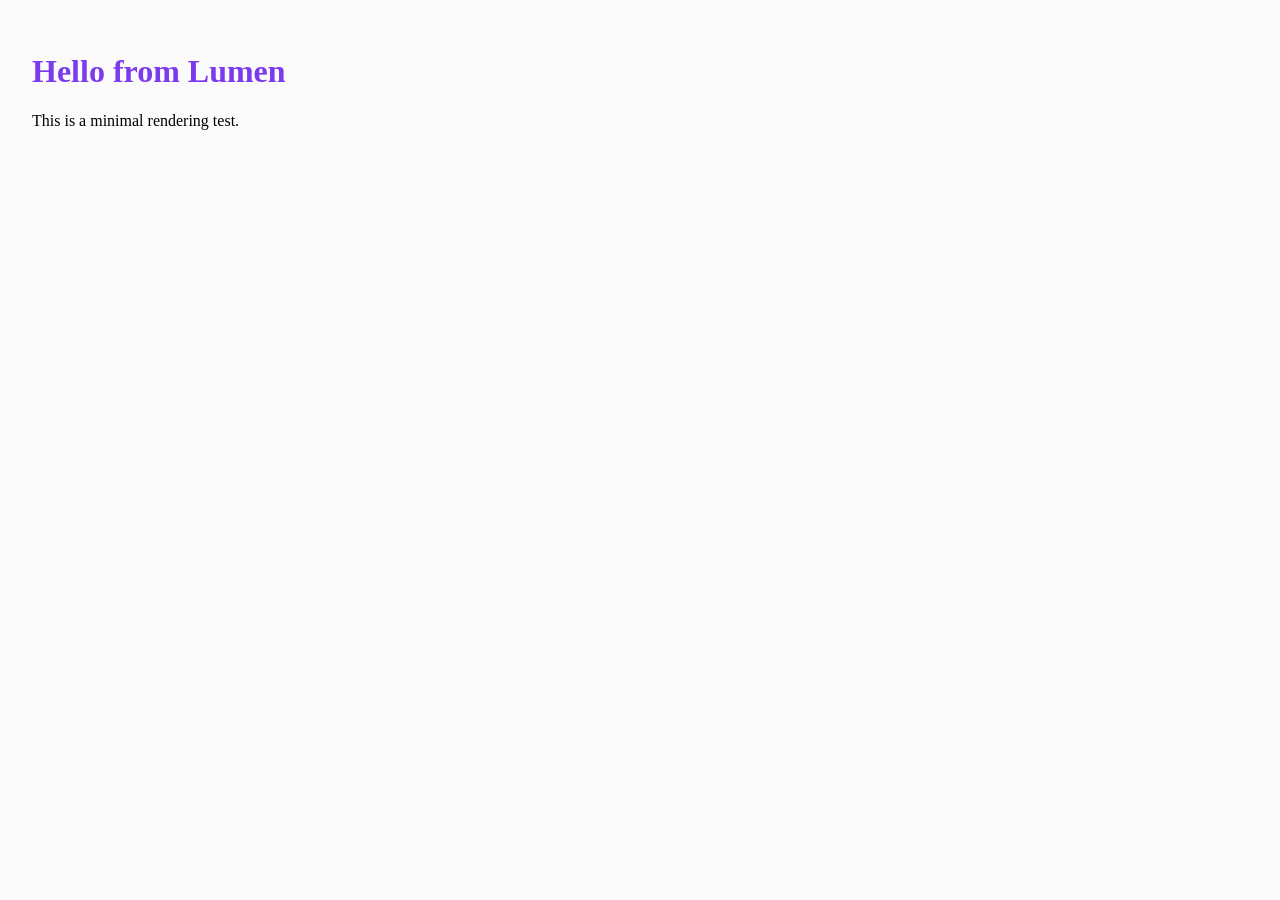
<file: examples/hello.html>
<!doctype html>
<html>
<head>
  <style>
    body { padding: 24px; background-color: #fafafa; }
    h1 { color: #7c3aed; }
  </style>
</head>
<body>
  <h1>Hello from Lumen</h1>
  <p>This is a minimal rendering test.</p>
</body>
</html>
</file>
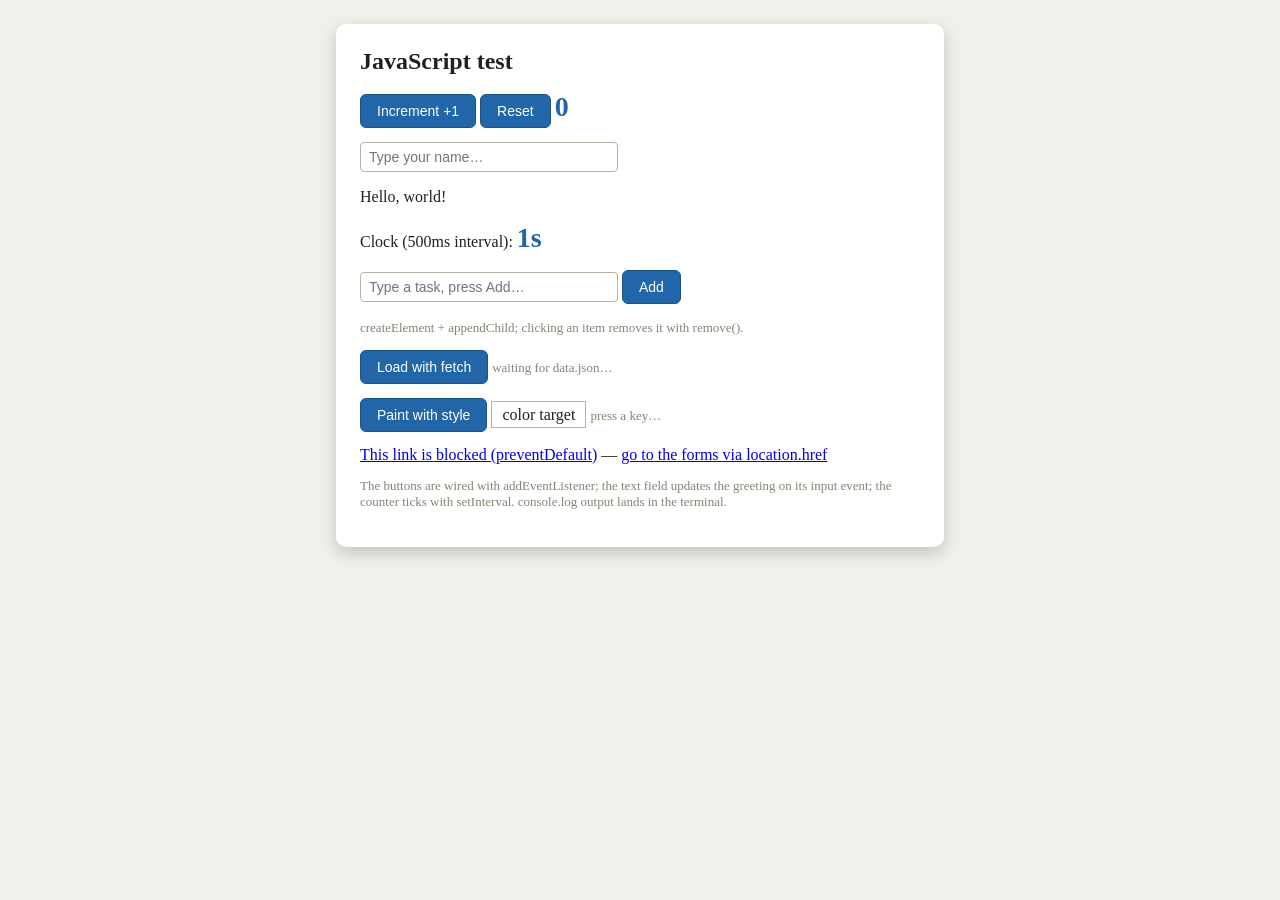
<file: examples/js.html>
<!doctype html>
<html>
<head>
  <title>Lumen JS test</title>
  <style>
    body { font-size: 16px; color: #232019; background-color: #f2f0ea; }
    .card { max-width: 560px; margin: 24px auto; background-color: #ffffff;
            padding: 24px; border-radius: 10px;
            box-shadow: 0 6px 18px #00000033; }
    h1 { font-size: 24px; margin-top: 0; }
    .row { margin: 14px 0; }
    button { background-color: #2266aa; color: #ffffff; border: 1px solid #1c5288;
             border-radius: 6px; padding: 8px 16px; font-size: 14px; }
    button:hover { background-color: #1c5288; }
    .big { font-size: 28px; font-weight: 700; color: #2266aa; }
    input[type=text] { width: 240px; border: 1px solid #b9b2a2; border-radius: 4px;
                       padding: 6px 8px; font-size: 14px; }
    .hint { color: #8a8272; font-size: 13px; }
  </style>
</head>
<body>
  <div class="card">
    <h1>JavaScript test</h1>

    <div class="row">
      <button id="increment">Increment +1</button>
      <button id="reset">Reset</button>
      <span class="big" id="counter">0</span>
    </div>

    <div class="row">
      <input type="text" id="name" placeholder="Type your name…">
      <p id="greeting">Hello, world!</p>
    </div>

    <div class="row">
      <p>Clock (500ms interval): <span class="big" id="clock">0.0s</span></p>
    </div>

    <div class="row">
      <input type="text" id="task" placeholder="Type a task, press Add…">
      <button id="add">Add</button>
      <ul id="tasks"></ul>
      <p class="hint">createElement + appendChild; clicking an item removes it with remove().</p>
    </div>

    <div class="row">
      <button id="load">Load with fetch</button>
      <span id="data" class="hint">waiting for data.json…</span>
    </div>

    <div class="row">
      <button id="paint">Paint with style</button>
      <span id="swatch" style="padding: 4px 10px; border: 1px solid #b9b2a2;">color target</span>
      <span class="hint" id="key">press a key…</span>
    </div>

    <div class="row">
      <a href="forms.html" id="blocked">This link is blocked (preventDefault)</a>
      — <a href="#" id="jsnav">go to the forms via location.href</a>
    </div>

    <p class="hint">The buttons are wired with addEventListener; the text field
      updates the greeting on its input event; the counter ticks with setInterval.
      console.log output lands in the terminal.</p>
  </div>

  <script>
    let count = 0;
    const counter = document.getElementById('counter');
    document.getElementById('increment').addEventListener('click', function() {
      count++;
      counter.textContent = count;
      console.log('count =', count);
    });
    document.getElementById('reset').addEventListener('click', () => {
      count = 0;
      counter.textContent = '0';
    });

    const nameField = document.getElementById('name');
    nameField.addEventListener('input', () => {
      const name = nameField.value.trim();
      document.getElementById('greeting').textContent =
        name === '' ? 'Hello, world!' : 'Hello, ' + name.toUpperCase() + '!';
    });

    let ticks = 0;
    setInterval(function() {
      ticks++;
      document.getElementById('clock').textContent = (ticks / 2) + 's';
    }, 500);

    const tasks = document.getElementById('tasks');
    const task = document.getElementById('task');
    document.getElementById('add').addEventListener('click', () => {
      const text = task.value.trim();
      if (text === '') return;
      const li = document.createElement('li');
      li.textContent = `– ${text}`;
      li.addEventListener('click', () => li.remove());
      tasks.appendChild(li);
      task.value = '';
    });

    document.getElementById('load').addEventListener('click', () => {
      fetch('data.json')
        .then((r) => r.json())
        .then((data) => {
          document.getElementById('data').textContent =
            `${data.message}: ${data.numbers.join(', ')}`;
        });
    });

    let blocked = 0;
    document.getElementById('blocked').addEventListener('click', (e) => {
      e.preventDefault();
      blocked++;
      e.target.textContent = `Blocked ×${blocked} (no navigation)`;
    });
    document.getElementById('jsnav').addEventListener('click', (e) => {
      e.preventDefault();
      location.href = 'forms.html';
    });

    const swatch = document.getElementById('swatch');
    const colors = ['#b3261e', '#2e7d32', '#2266aa', '#e8590c'];
    let colorIndex = 0;
    document.getElementById('paint').addEventListener('click', () => {
      swatch.style.backgroundColor = colors[colorIndex % colors.length];
      swatch.style.color = '#ffffff';
      colorIndex++;
    });
    document.addEventListener('keydown', (e) => {
      document.getElementById('key').textContent = `keydown: ${e.key}`;
    });

    console.log('page script ready:', typeof counter, [1,2,3].map(x => x * x).join('+'));
  </script>
</body>
</html>
</file>
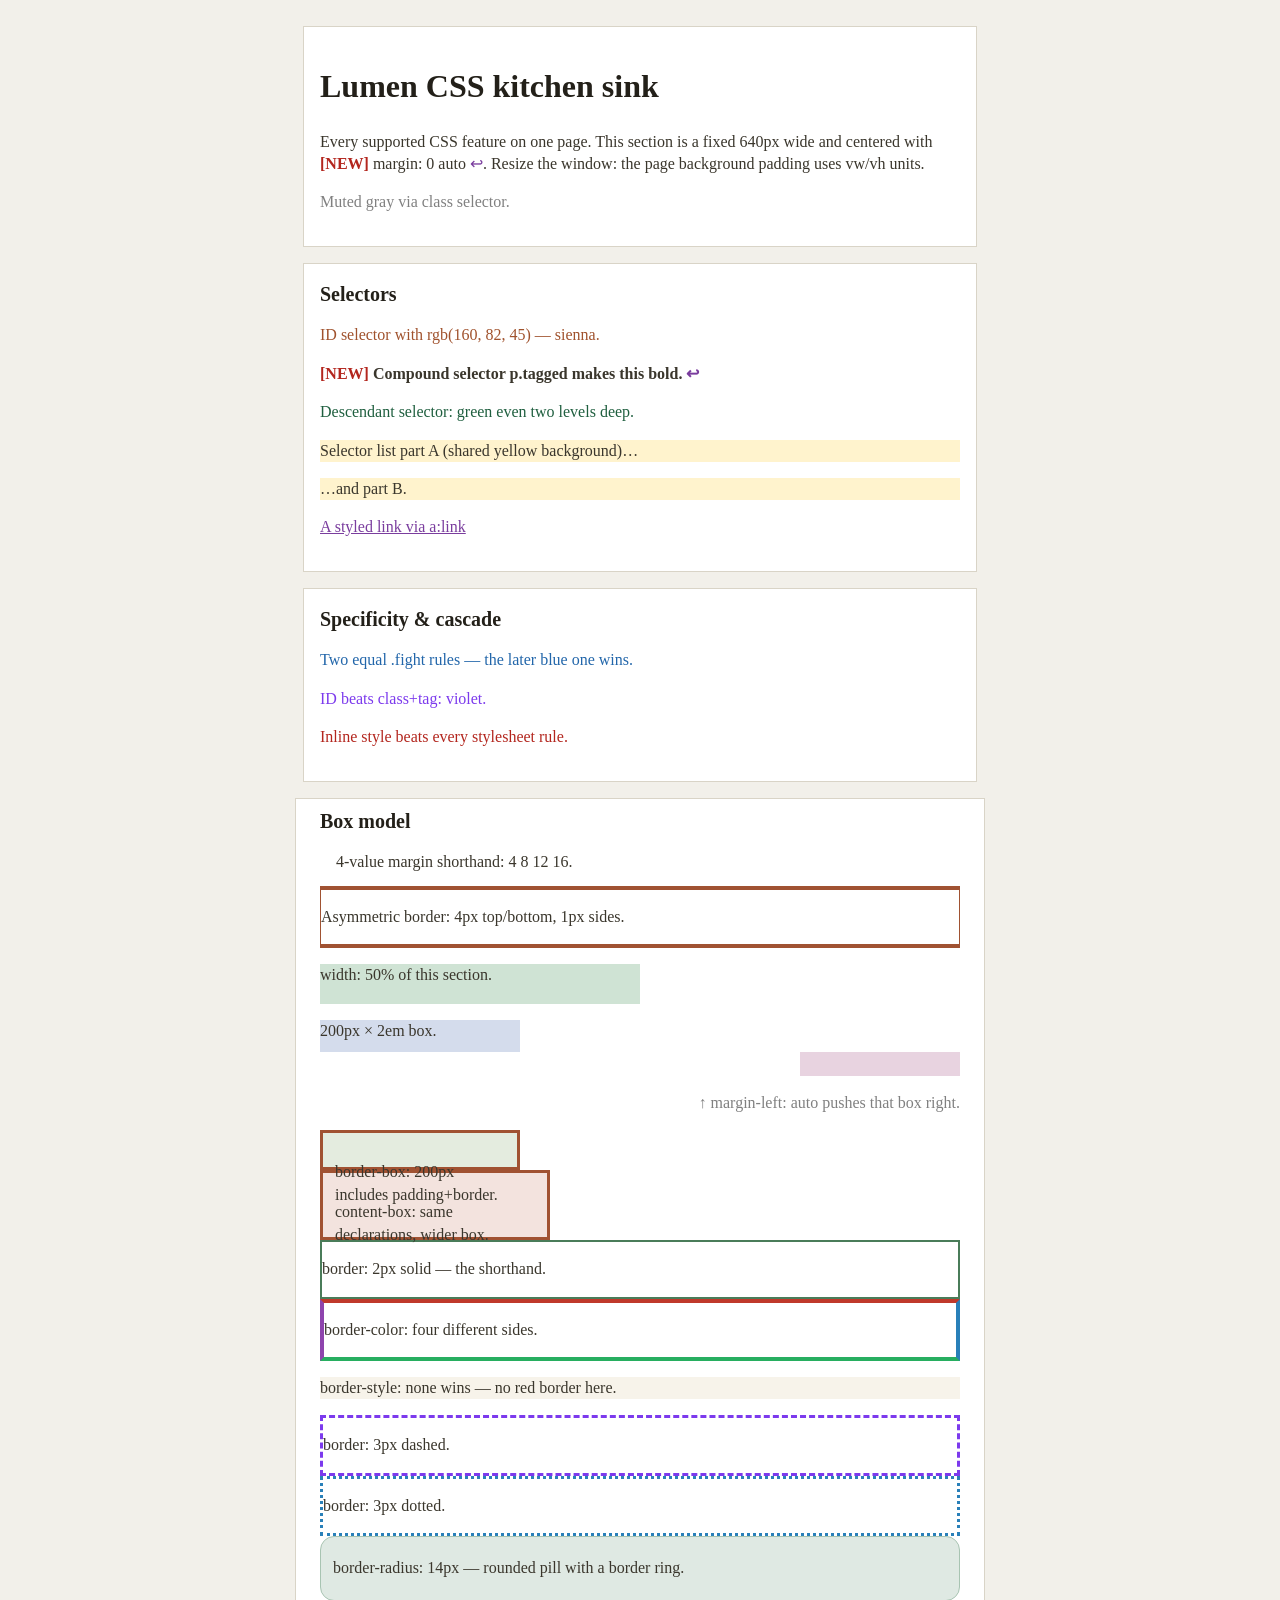
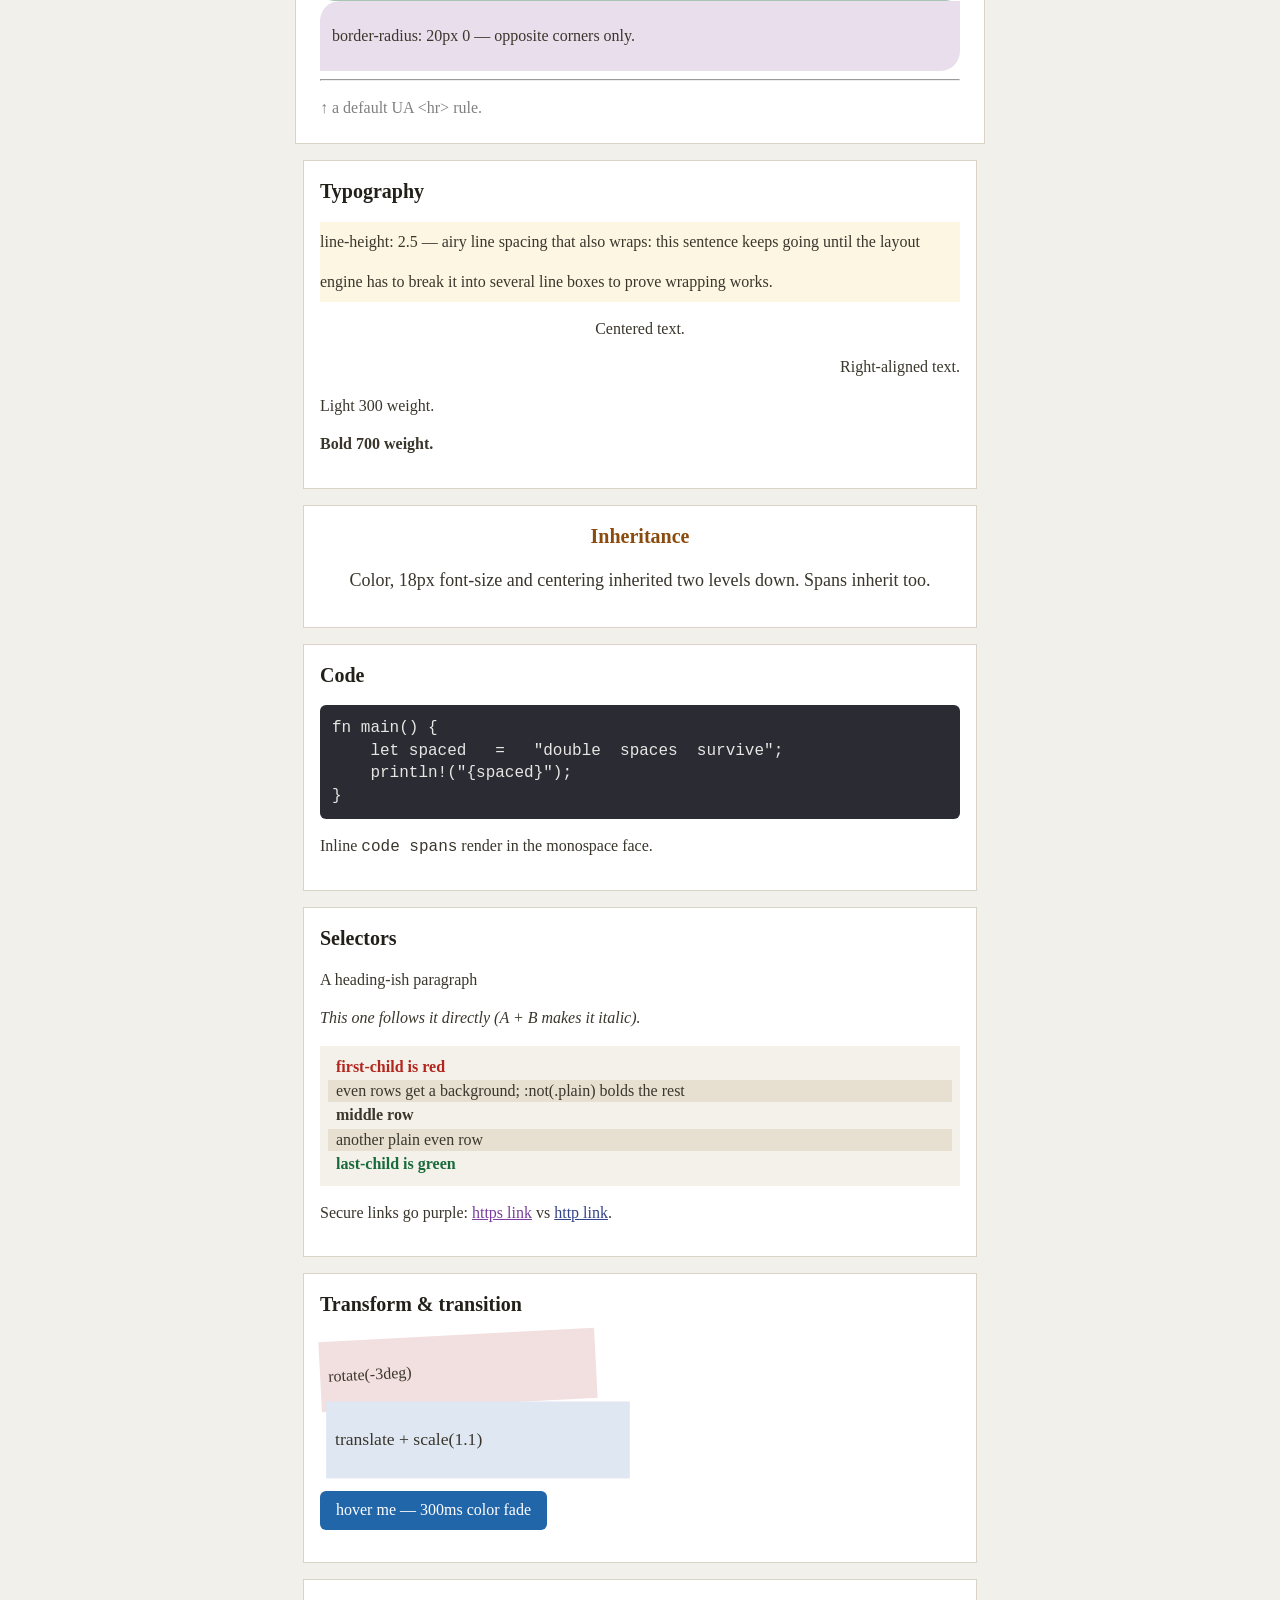
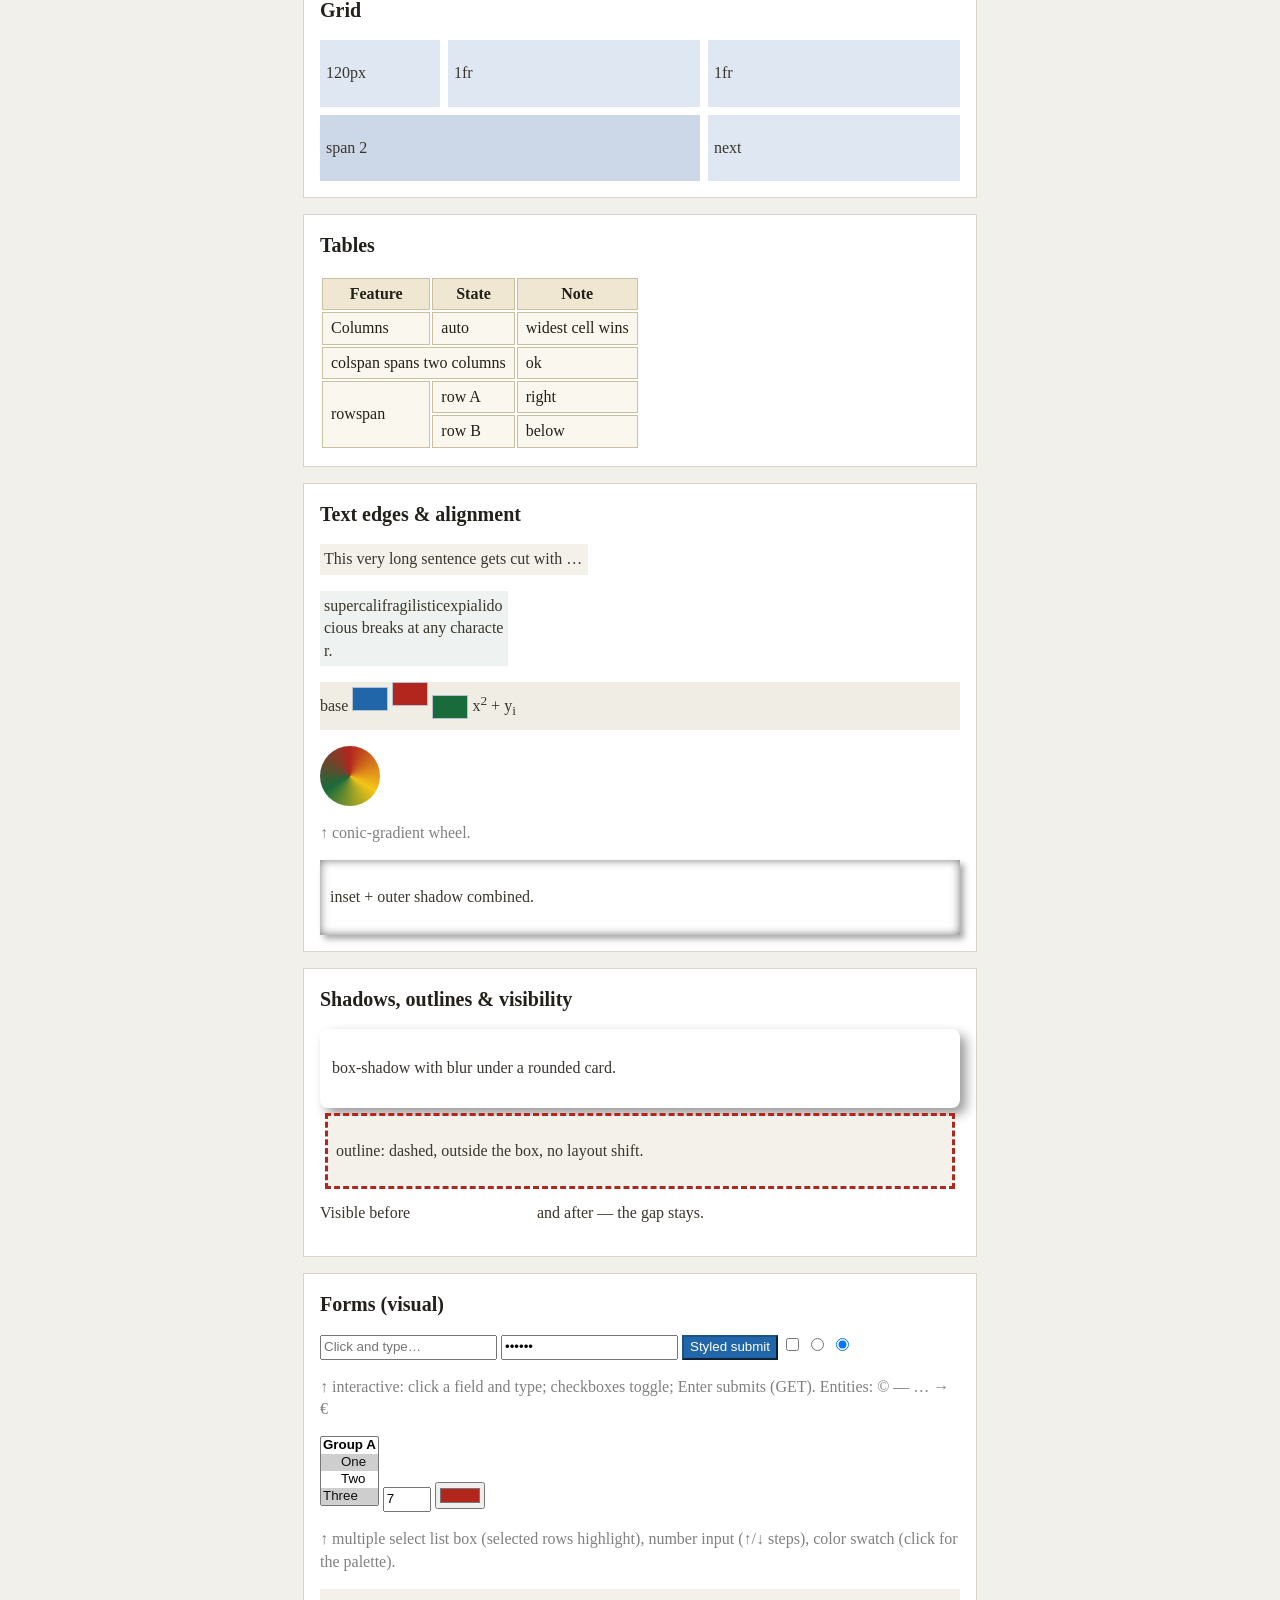
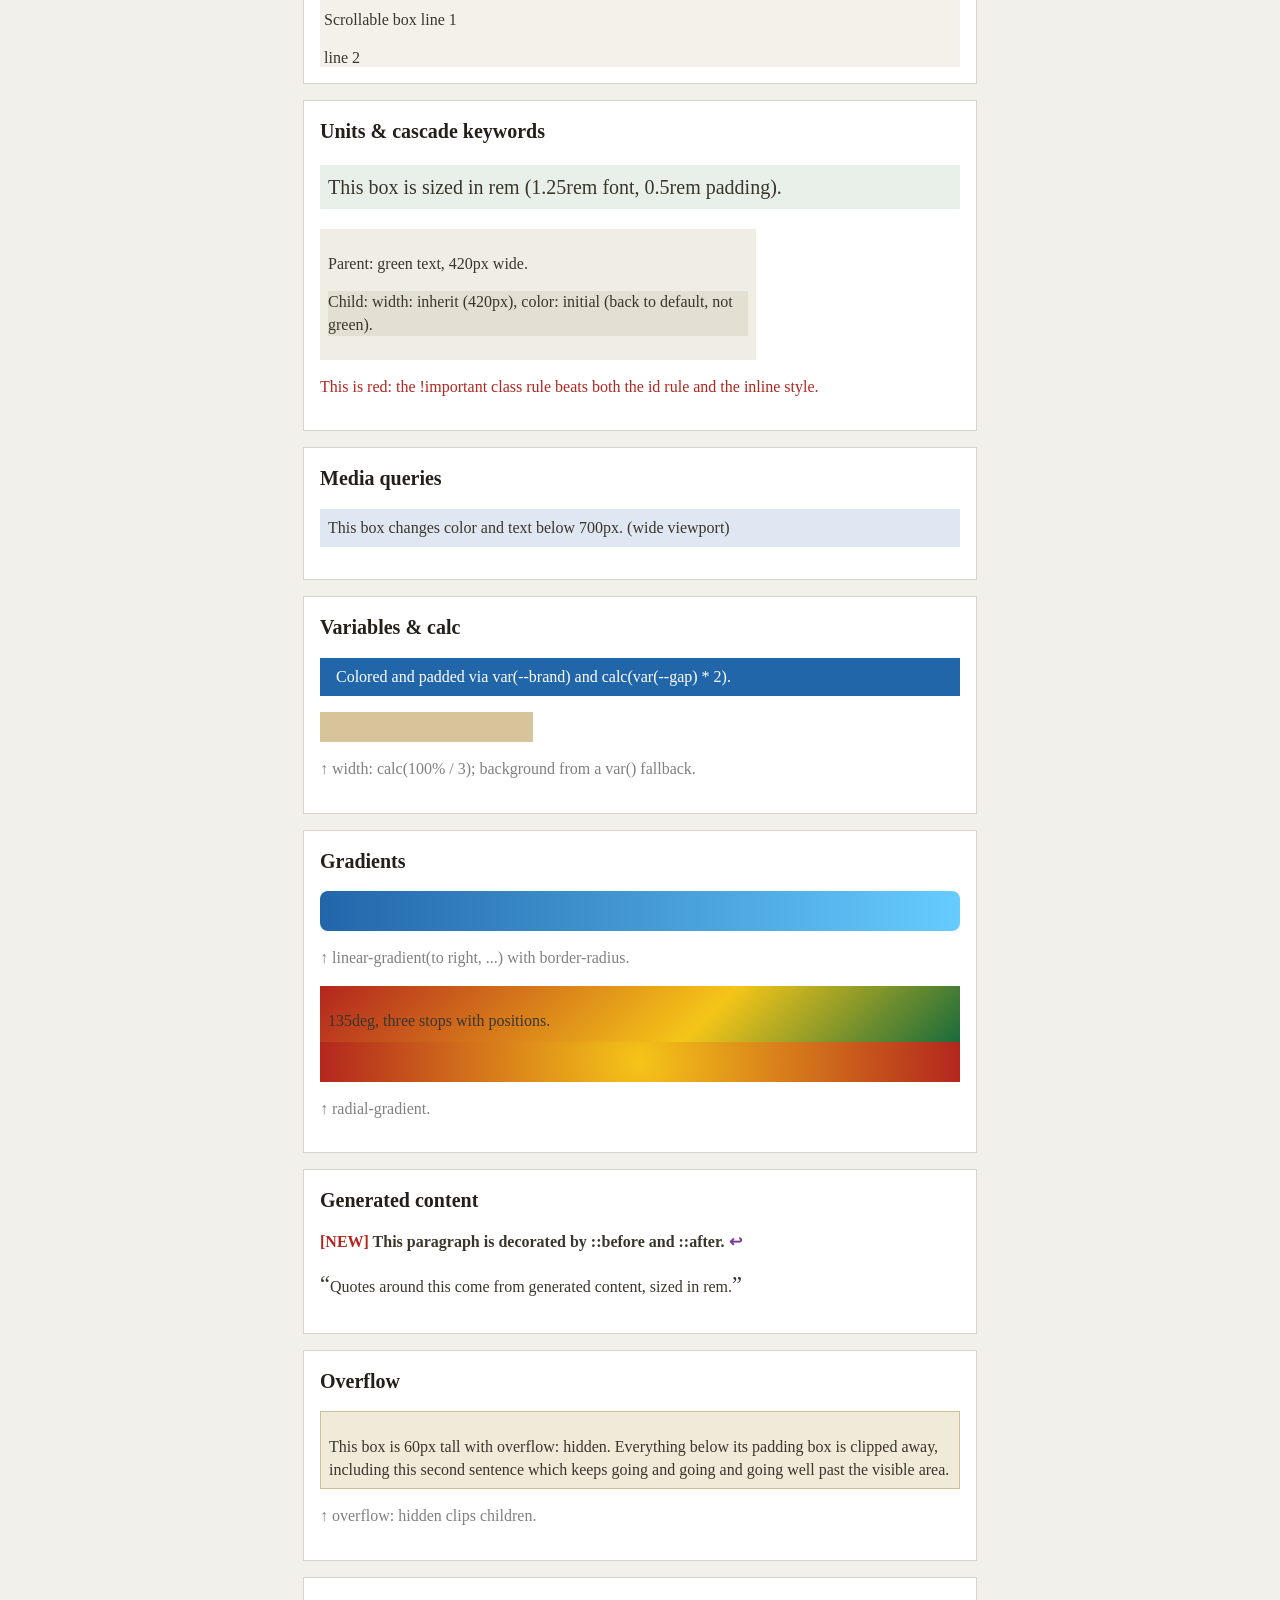
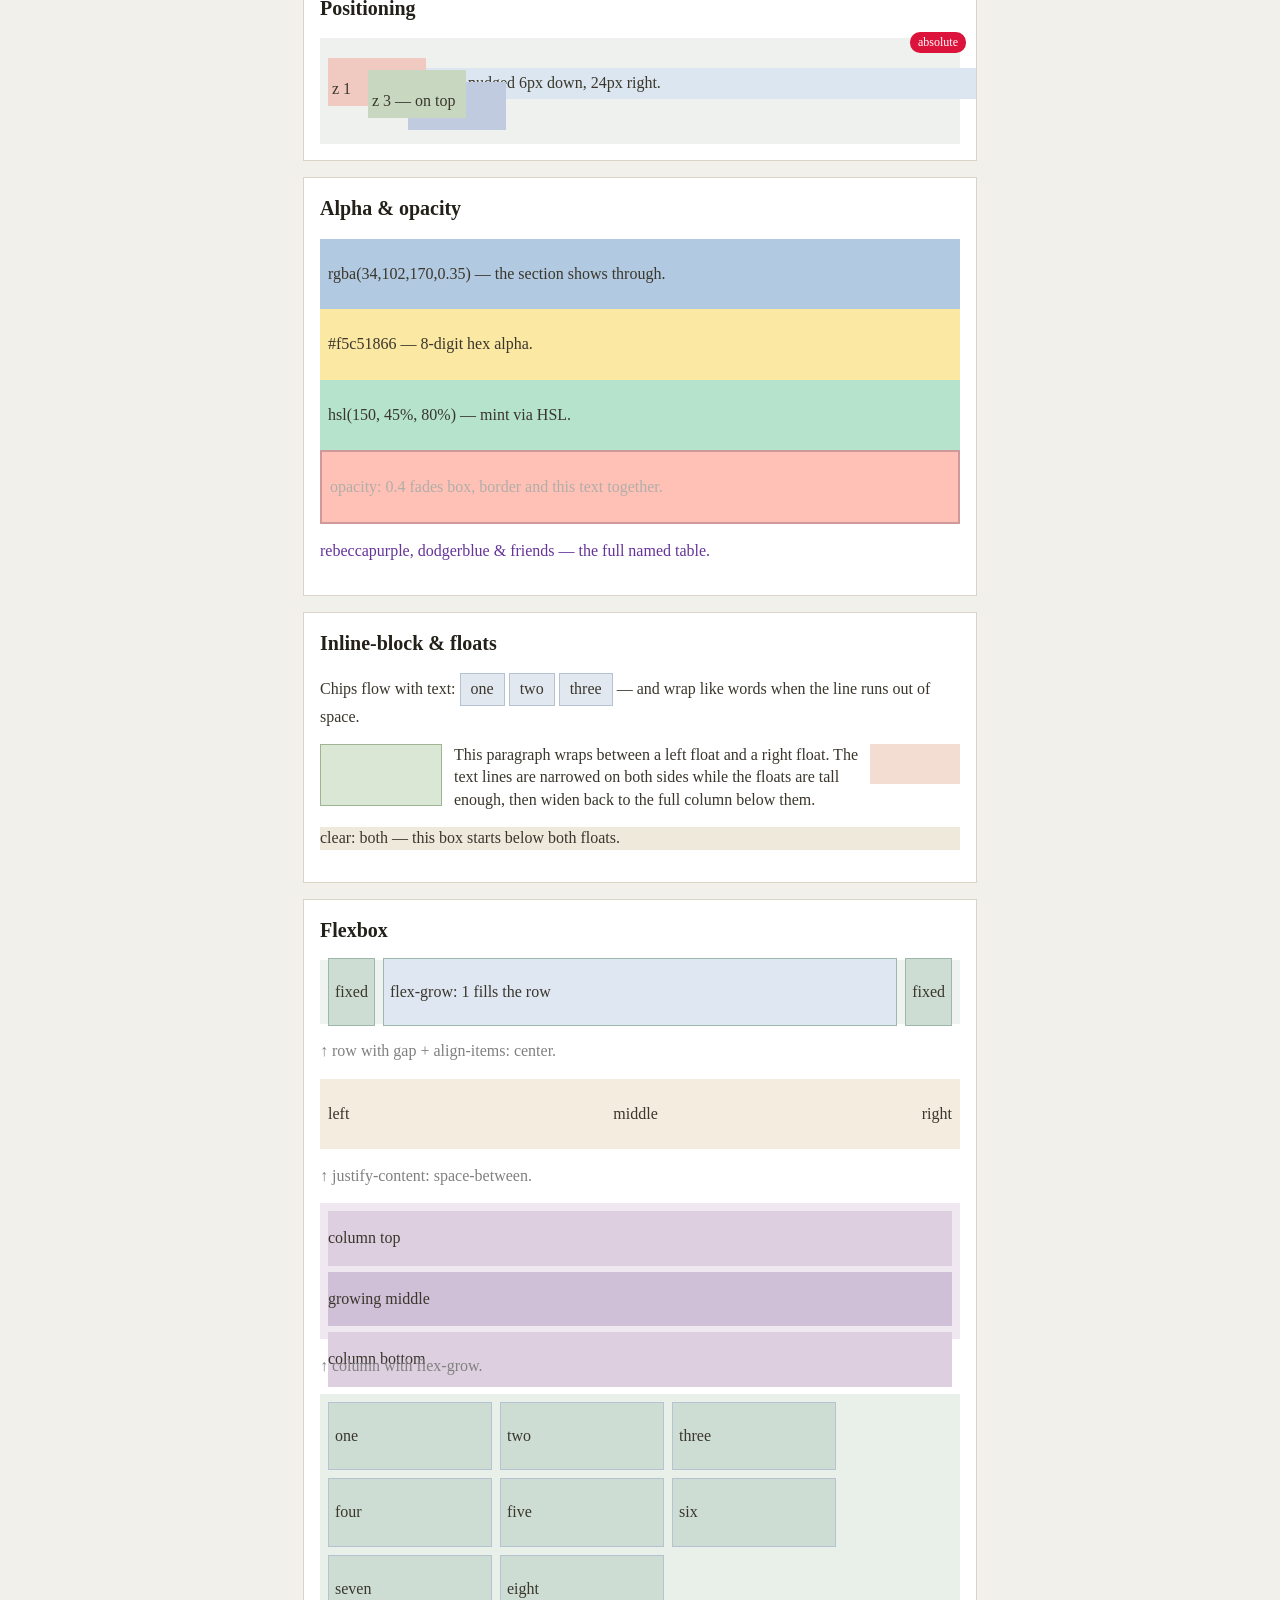
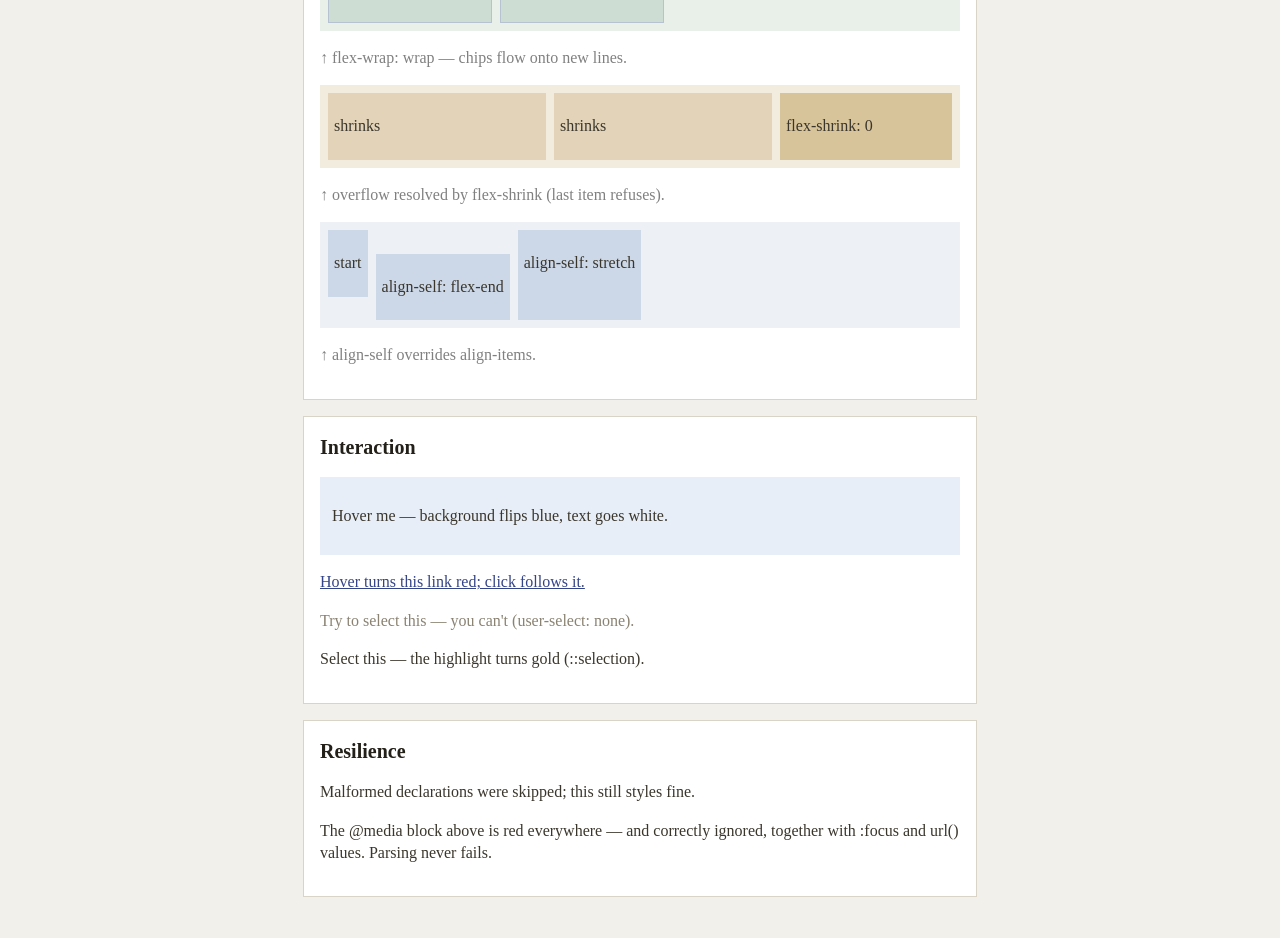
<file: examples/kitchen-sink.html>
<!doctype html>
<html>
<head>
  <title>Lumen CSS kitchen sink</title>
  <style>
    :root { --brand: #2266aa; --gap: 8px; }
    /* Comments are stripped, extra semicolons tolerated ;; */

    body {
      background: #f2f0ea;
      padding: 2vh 2vw;
      color: #232019;
      font-size: 16px;
    }

    .section {
      width: 640px;
      margin: 0 auto 16px;            /* auto margins center fixed-width boxes */
      padding: 16px;
      background-color: white;         /* named color */
      border-width: 1px; border-style: solid;
      border-color: #d9d4c7;
    }

    h1 { font-size: 2em; }             /* em against inherited 16px = 32px */
    h2 { font-size: 20px; margin-top: 0; }

    /* --- selectors ---------------------------------------------------- */
    * { line-height: 1.4; }                    /* universal */
    p { color: #3a362c; }                      /* tag */
    .muted { color: gray; }                    /* class */
    #unique { color: rgb(160, 82, 45); }       /* id + rgb() */
    p.tagged { font-weight: bold; }            /* compound */
    .scope p { color: #1f5f3f; }               /* descendant */
    .multi-a, .multi-b { background-color: #fff3cd; }  /* selector list */
    a:link { color: #348; }                    /* pseudo-class */

    /* --- specificity and cascade -------------------------------------- */
    .fight { color: red; }
    .fight { color: #2266aa; }                 /* later equal specificity wins */
    p.strong-fight { color: red; }
    #winner { color: #7c3aed; }                /* id beats class+tag */

    /* --- box model ----------------------------------------------------- */
    .boxes { padding: 8px 24px; }              /* 2-value shorthand */
    .edge { margin: 4px 8px 12px 16px; }       /* 4-value shorthand */
    .thick { border-width: 4px 1px; border-style: solid; border-color: #a05232; }
    .shorthand { border: 2px solid #4a7c59; }
    .rainbow { border-width: 4px; border-style: solid;
               border-color: #c0392b #2980b9 #27ae60 #8e44ad; }
    .noline { border: 3px solid red; border-style: none; background-color: #f7f3ea; }
    .dashed { border: 3px dashed #7c3aed; }
    .dotted { border: 3px dotted #2980b9; }
    .pill { border-radius: 14px; background-color: #dfe9e3;
            border: 1px solid #a8c4b2; padding: 4px 12px; }
    .lopsided { border-radius: 20px 0; background-color: #e9dfec;
                padding: 8px 12px; }
    .half { width: 50%; height: 40px; background-color: #cfe3d4; }
    .fixed { width: 200px; height: 2em; background-color: #d4dcec; }
    .push-right { width: 160px; margin-left: auto; height: 24px;
                  background-color: #e8d3e0; }
    .bb, .cb { width: 200px; height: 40px; padding: 12px;
               border-width: 3px; border-style: solid; border-color: #a05232; }
    .bb { box-sizing: border-box; background-color: #e4ecdf; }
    .cb { background-color: #f3e3de; }

    /* --- typography ----------------------------------------------------- */
    .big-line { line-height: 2.5; background-color: #fdf6e3; }
    .center { text-align: center; }
    .right { text-align: right; }
    .w300 { font-weight: 300; }
    .w700 { font-weight: 700; }

    /* --- inheritance ----------------------------------------------------- */
    .inherit-root { color: #8a4b0f; font-size: 18px; text-align: center; }

    /* --- display --------------------------------------------------------- */
    .ghost { display: none; background-color: red; }

    /* --- positioning --------------------------------------------------- */
    .pos-wrap { position: relative; height: 90px; background-color: #eef1ee;
                padding: 8px; }
    .badge { position: absolute; top: -6px; right: -6px; background-color: crimson;
             color: white; padding: 2px 8px; border-radius: 10px; font-size: 12px; }
    .nudge { position: relative; top: 6px; left: 24px; background-color: #dce6f0;
             padding: 4px; }
    .stack { position: absolute; width: 90px; height: 40px; padding: 4px; }
    .z1 { top: 20px; left: 8px; background-color: #f0c9c0; z-index: 1; }
    .z3 { top: 32px; left: 48px; background-color: #c8d8c0; z-index: 3; }
    .z2 { top: 44px; left: 88px; background-color: #c0cbe0; z-index: 2; }

    /* --- alpha & opacity ----------------------------------------------- */
    .glass { background-color: rgba(34, 102, 170, 0.35); padding: 8px; }
    .hexa { background-color: #f5c51866; padding: 8px; }
    .hslbox { background-color: hsl(150, 45%, 80%); padding: 8px; }
    .ghost-box { opacity: 0.4; background-color: tomato; padding: 8px;
                 border: 2px solid darkred; }
    .named { color: rebeccapurple; }

    /* --- inline-block & float ----------------------------------------- */
    .chip { display: inline-block; padding: 4px 10px;
            background-color: #e2e8f0; border-width: 1px; border-style: solid; border-color: #b6c2d2; }
    .floaty { float: left; width: 120px; height: 60px; margin-right: 12px;
              background-color: #dbe7d5; border-width: 1px; border-style: solid; border-color: #9fb492; }
    .floaty-r { float: right; width: 90px; height: 40px; margin-left: 12px;
                background-color: #f3dcd2; }
    .cleared { clear: both; background-color: #efe9dc; }

    /* --- flexbox ------------------------------------------------------ */
    .flex-row { display: flex; gap: 8px; align-items: center; height: 64px;
                background-color: #eef2f0; padding: 0 8px; }
    .flex-row .cell { background-color: #cdddd3; border-width: 1px; border-style: solid;
                      border-color: #9db8a8; padding: 6px; }
    .flex-row .grow { flex-grow: 1; background-color: #dfe7f2; }
    .flex-between { display: flex; justify-content: space-between;
                    background-color: #f4ecdf; padding: 8px; }
    .flex-col { display: flex; flex-direction: column; gap: 6px;
                height: 120px; background-color: #f0e8f0; padding: 8px; }
    .flex-col .cell { background-color: #ddcfe0; }
    .flex-col .grow { flex-grow: 1; background-color: #cfc0d8; }
    .flex-wrap { display: flex; flex-wrap: wrap; gap: 8px;
                 background-color: #e9f0ea; padding: 8px; }
    .flex-wrap .chip { width: 150px; background-color: #cdddd3;
                       padding: 6px; flex-shrink: 0; }
    .flex-shrink-demo { display: flex; gap: 8px; background-color: #f2ecdf;
                        padding: 8px; }
    .flex-shrink-demo .wide { width: 400px; background-color: #e3d3b8;
                              padding: 6px; }
    .flex-shrink-demo .stubborn { flex-shrink: 0; width: 160px;
                                  background-color: #d8c49a; padding: 6px; }
    .flex-self { display: flex; align-items: flex-start; height: 90px;
                 gap: 8px; background-color: #edf0f4; padding: 8px; }
    .flex-self .cell { background-color: #ccd8e8; padding: 6px; }
    .flex-self .end { align-self: flex-end; }
    .flex-self .stretchy { align-self: stretch; }

    /* --- code ---------------------------------------------------------- */
    .code-sample { background-color: #2b2b33; color: #e8e6e3; padding: 12px;
                   border-radius: 6px; }

    /* --- selectors ------------------------------------------------------ */
    .sel-list { background-color: #f4f1ea; padding: 8px; }
    .sel-list > p { margin: 2px 0; padding-left: 8px; }
    .sel-list p:first-child { color: #b3261e; }
    .sel-list p:last-child { color: #1a6b3c; }
    .sel-list p:nth-child(even) { background-color: #e7e0d1; }
    .sel-list p:not(.plain) { font-weight: 700; }
    .sel-title + p { font-style: italic; }
    a[href^="https"] { color: #7a3d9e; }

    /* --- transform & transition ------------------------------------------- */
    .tilted { transform: rotate(-3deg); background-color: #f2dfdf; padding: 8px;
              width: 260px; }
    .grown { transform: translate(20px, 0) scale(1.1); background-color: #dfe7f2;
             padding: 8px; width: 260px; }
    .fade-btn { display: inline-block; background-color: #2266aa; color: #ffffff;
                padding: 8px 16px; border-radius: 6px;
                transition: background-color 300ms ease; }
    .fade-btn:hover { background-color: #b3261e; }

    /* --- grid ------------------------------------------------------------ */
    .grid-demo { display: grid; grid-template-columns: 120px repeat(2, 1fr); gap: 8px; }
    .grid-demo div { background-color: #dfe7f2; padding: 6px; }
    .grid-demo .span2 { grid-column: span 2; background-color: #ccd8e8; }

    /* --- tables ---------------------------------------------------------- */
    .demo-table td, .demo-table th { border: 1px solid #cbbf9e; padding: 4px 8px;
                                     background-color: #faf7ee; }
    .demo-table th { background-color: #efe7d2; }

    /* --- text edges & alignment -------------------------------------------- */
    .ellip { width: 260px; white-space: nowrap; overflow: hidden;
             text-overflow: ellipsis; background-color: #f4f1ea; padding: 4px; }
    .breaker { width: 180px; word-break: break-all; background-color: #eef2f0;
               padding: 4px; }
    .va-line { line-height: 48px; background-color: #f0ede4; }
    .va-line .chip { display: inline-block; width: 14px; height: 14px;
                     background-color: #2266aa; }
    .va-line .t { vertical-align: top; background-color: #b3261e; }
    .va-line .m { vertical-align: middle; background-color: #1a6b3c; }
    .grad-c { background-image: conic-gradient(#b3261e, #f5c518, #1a6b3c, #b3261e);
              height: 60px; width: 60px; border-radius: 30px; }
    .inset-demo { box-shadow: inset 0 0 10px #00000088, 4px 4px 6px #00000055;
                  background-color: #ffffff; padding: 10px; }

    /* --- shadows & outlines ------------------------------------------------ */
    .shadowed { box-shadow: 6px 6px 12px #00000066; background-color: #ffffff;
                padding: 12px; border-radius: 8px; }
    .outlined { outline: 3px dashed #b3261e; background-color: #f4f1ea; padding: 8px;
                margin: 8px; }
    .half-hidden span { visibility: hidden; }

    /* --- forms (visual) --------------------------------------------------- */
    .form-row input[type=submit] { background-color: #2266aa; color: #ffffff;
                                   border-color: #1c5288; }

    /* --- units & cascade keywords ----------------------------------------- */
    .rem-box { font-size: 1.25rem; padding: 0.5rem; background-color: #e9f0ea; }
    .keyword-parent { color: #1a6b3c; width: 420px; background-color: #f0ede4; padding: 8px; }
    .keyword-child { width: inherit; color: initial; background-color: #e3dfd2; }
    .important-demo { color: #b3261e !important; }
    #important-loser { color: #1a6b3c; }

    /* --- media queries ---------------------------------------------------- */
    .mq { padding: 8px; background-color: #dfe7f2; }
    .mq::after { content: " (wide viewport)"; }
    @media (max-width: 700px) {
      .mq { background-color: #f2dfdf; }
      .mq::after { content: " (narrow viewport — resize me!)"; }
    }

    /* --- variables & calc ------------------------------------------------ */
    .vars { background-color: var(--brand); color: #ffffff;
            padding: var(--gap) calc(var(--gap) * 2); }
    .calc-box { width: calc(100% / 3); height: calc(1rem + 14px);
                background-color: var(--missing, #d8c49a); }

    /* --- gradients ------------------------------------------------------ */
    .grad-a { background: linear-gradient(to right, #2266aa, #66ccff); height: 40px;
              border-radius: 8px; }
    .grad-r { background-image: radial-gradient(circle, #f5c518, #b3261e); height: 40px; }
    .grad-b { background-image: linear-gradient(135deg, #b3261e, #f5c518 60%, #1a6b3c);
              height: 40px; color: #ffffff; padding: 8px; }

    /* --- generated content ---------------------------------------------- */
    .tagged::before { content: "[NEW] "; color: #b3261e; font-weight: 700; }
    .tagged::after { content: " ↩"; color: #7a3d9e; }
    .quoted::before { content: "“"; font-size: 1.4rem; }
    .quoted::after { content: "”"; font-size: 1.4rem; }

    /* --- overflow ------------------------------------------------------ */
    .clipped { overflow: hidden; height: 60px; background-color: #f0ead9;
               padding: 8px; border: 1px solid #cbbf9e; }

    /* --- interaction ------------------------------------------------- */
    .hoverbox { background-color: #e8eef7; padding: 12px; }
    .hoverbox:hover { background-color: #2266aa; color: white; }
    a:hover { color: #b3261e; }
    .no-select { user-select: none; color: #8a8272; }
    .gold-select::selection { background-color: #f5c518; }

    /* unsupported things must be ignored, not break the page: */
    .section:focus { background-color: red; }     /* unsupported pseudo drops rule */
    .broken { color: ; width }                    /* malformed declarations */
    .gradient { background: url(nope.png); }      /* unparseable value */
    @media (max-width: 500px) {                   /* at-rule skipped whole */
      .section { background-color: red; }
      body { color: red; }
    }
    @import url(missing.css);
  </style>
</head>
<body>
  <div class="section">
    <h1>Lumen CSS kitchen sink</h1>
    <p>Every supported CSS feature on one page. This section is a fixed
    640px wide and centered with <span class="tagged">margin: 0 auto</span>.
    Resize the window: the page background padding uses vw/vh units.</p>
    <p class="muted">Muted gray via class selector.</p>
  </div>

  <div class="section">
    <h2>Selectors</h2>
    <p id="unique">ID selector with rgb(160, 82, 45) — sienna.</p>
    <p class="tagged">Compound selector p.tagged makes this bold.</p>
    <div class="scope"><div><p>Descendant selector: green even two levels deep.</p></div></div>
    <p class="multi-a">Selector list part A (shared yellow background)…</p>
    <p class="multi-b">…and part B.</p>
    <p><a href="https://example.com">A styled link via a:link</a></p>
  </div>

  <div class="section">
    <h2>Specificity &amp; cascade</h2>
    <p class="fight">Two equal .fight rules — the later blue one wins.</p>
    <p class="strong-fight" id="winner">ID beats class+tag: violet.</p>
    <p style="color: #b3261e">Inline style beats every stylesheet rule.</p>
  </div>

  <div class="section boxes">
    <h2>Box model</h2>
    <p class="edge">4-value margin shorthand: 4 8 12 16.</p>
    <div class="thick"><p>Asymmetric border: 4px top/bottom, 1px sides.</p></div>
    <div class="half"><p>width: 50% of this section.</p></div>
    <div class="fixed"><p>200px × 2em box.</p></div>
    <div class="push-right"></div>
    <p class="muted right">↑ margin-left: auto pushes that box right.</p>
    <div class="bb"><p>border-box: 200px includes padding+border.</p></div>
    <div class="cb"><p>content-box: same declarations, wider box.</p></div>
    <div class="shorthand"><p>border: 2px solid — the shorthand.</p></div>
    <div class="rainbow"><p>border-color: four different sides.</p></div>
    <div class="noline"><p>border-style: none wins — no red border here.</p></div>
    <div class="dashed"><p>border: 3px dashed.</p></div>
    <div class="dotted"><p>border: 3px dotted.</p></div>
    <div class="pill"><p>border-radius: 14px — rounded pill with a border ring.</p></div>
    <div class="lopsided"><p>border-radius: 20px 0 — opposite corners only.</p></div>
    <hr>
    <p class="muted">↑ a default UA &lt;hr&gt; rule.</p>
  </div>

  <div class="section">
    <h2>Typography</h2>
    <p class="big-line">line-height: 2.5 — airy line spacing that also wraps:
    this sentence keeps going until the layout engine has to break it into
    several line boxes to prove wrapping works.</p>
    <p class="center">Centered text.</p>
    <p class="right">Right-aligned text.</p>
    <p class="w300">Light 300 weight.</p>
    <p class="w700">Bold 700 weight.</p>
  </div>

  <div class="section inherit-root">
    <h2>Inheritance</h2>
    <div><p>Color, 18px font-size and centering inherited two levels down.
    <span>Spans inherit too.</span></p></div>
  </div>

  <div class="section">
    <h2>Code</h2>
    <pre class="code-sample">fn main() {
    let spaced   =   "double  spaces  survive";
    println!("{spaced}");
}</pre>
    <p>Inline <code>code spans</code> render in the monospace face.</p>
  </div>

  <div class="section">
    <h2>Selectors</h2>
    <p class="sel-title">A heading-ish paragraph</p>
    <p>This one follows it directly (A + B makes it italic).</p>
    <div class="sel-list">
      <p>first-child is red</p>
      <p class="plain">even rows get a background; :not(.plain) bolds the rest</p>
      <p>middle row</p>
      <p class="plain">another plain even row</p>
      <p>last-child is green</p>
    </div>
    <p>Secure links go purple: <a href="https://example.com">https link</a>
       vs <a href="http://example.com">http link</a>.</p>
  </div>

  <div class="section">
    <h2>Transform &amp; transition</h2>
    <div class="tilted"><p>rotate(-3deg)</p></div>
    <div class="grown"><p>translate + scale(1.1)</p></div>
    <p><span class="fade-btn">hover me — 300ms color fade</span></p>
  </div>

  <div class="section">
    <h2>Grid</h2>
    <div class="grid-demo">
      <div><p>120px</p></div><div><p>1fr</p></div><div><p>1fr</p></div>
      <div class="span2"><p>span 2</p></div><div><p>next</p></div>
    </div>
  </div>

  <div class="section">
    <h2>Tables</h2>
    <table class="demo-table">
      <tr><th>Feature</th><th>State</th><th>Note</th></tr>
      <tr><td>Columns</td><td>auto</td><td>widest cell wins</td></tr>
      <tr><td colspan="2">colspan spans two columns</td><td>ok</td></tr>
      <tr><td rowspan="2">rowspan</td><td>row A</td><td>right</td></tr>
      <tr><td>row B</td><td>below</td></tr>
    </table>
  </div>

  <div class="section">
    <h2>Text edges &amp; alignment</h2>
    <p class="ellip">This very long sentence gets cut with an ellipsis at the box edge.</p>
    <p class="breaker">supercalifragilisticexpialidocious breaks at any character.</p>
    <p class="va-line">base <span class="chip"></span> <span class="chip t"></span>
      <span class="chip m"></span> x<sup>2</sup> + y<sub>i</sub></p>
    <div class="grad-c"></div>
    <p class="muted">↑ conic-gradient wheel.</p>
    <div class="inset-demo"><p>inset + outer shadow combined.</p></div>
  </div>

  <div class="section">
    <h2>Shadows, outlines &amp; visibility</h2>
    <div class="shadowed"><p>box-shadow with blur under a rounded card.</p></div>
    <div class="outlined"><p>outline: dashed, outside the box, no layout shift.</p></div>
    <p class="half-hidden">Visible before <span>THIS IS HIDDEN</span> and after —
      the gap stays.</p>
  </div>

  <div class="section">
    <h2>Forms (visual)</h2>
    <form action="#" class="form-row">
      <input type="text" name="q" placeholder="Click and type…">
      <input type="password" name="p" value="secret">
      <input type="submit" value="Styled submit">
      <input type="checkbox" name="c"> <input type="radio" name="r">
      <input type="radio" name="r" checked>
    </form>
    <p class="muted">↑ interactive: click a field and type; checkboxes toggle;
      Enter submits (GET). Entities: &copy; &mdash; &hellip; &rarr; &euro;</p>
    <form action="#" class="form-row">
      <select name="multi" multiple>
        <optgroup label="Group A">
          <option value="one" selected>One</option>
          <option value="two">Two</option>
        </optgroup>
        <option value="three" selected>Three</option>
      </select>
      <input type="number" name="n" value="7" min="0" max="20">
      <input type="color" name="col" value="#b3261e">
    </form>
    <p class="muted">↑ multiple select list box (selected rows highlight),
      number input (↑/↓ steps), color swatch (click for the palette).</p>
    <div style="overflow: scroll; height: 70px; background-color: #f4f1ea; padding: 4px;">
      <p>Scrollable box line 1</p><p>line 2</p><p>line 3</p><p>line 4</p>
      <p>line 5</p><p>line 6</p><p>line 7</p><p>line 8 — wheel over me</p>
    </div>
  </div>

  <div class="section">
    <h2>Units &amp; cascade keywords</h2>
    <p class="rem-box">This box is sized in rem (1.25rem font, 0.5rem padding).</p>
    <div class="keyword-parent">
      <p>Parent: green text, 420px wide.</p>
      <div class="keyword-child"><p>Child: width: inherit (420px), color: initial
        (back to default, not green).</p></div>
    </div>
    <p class="important-demo" id="important-loser" style="color: #2266aa">
      This is red: the !important class rule beats both the id rule and the
      inline style.</p>
  </div>

  <div class="section">
    <h2>Media queries</h2>
    <p class="mq">This box changes color and text below 700px.</p>
  </div>

  <div class="section">
    <h2>Variables &amp; calc</h2>
    <p class="vars">Colored and padded via var(--brand) and calc(var(--gap) * 2).</p>
    <div class="calc-box"></div>
    <p class="muted">↑ width: calc(100% / 3); background from a var() fallback.</p>
  </div>

  <div class="section">
    <h2>Gradients</h2>
    <div class="grad-a"></div>
    <p class="muted">↑ linear-gradient(to right, ...) with border-radius.</p>
    <div class="grad-b"><p>135deg, three stops with positions.</p></div>
    <div class="grad-r"></div>
    <p class="muted">↑ radial-gradient.</p>
  </div>

  <div class="section">
    <h2>Generated content</h2>
    <p class="tagged">This paragraph is decorated by ::before and ::after.</p>
    <p class="quoted">Quotes around this come from generated content, sized in rem.</p>
  </div>

  <div class="section">
    <h2>Overflow</h2>
    <div class="clipped">
      <p>This box is 60px tall with overflow: hidden. Everything below its
      padding box is clipped away, including this second sentence which
      keeps going and going and going well past the visible area.</p>
      <p>A second paragraph that should be fully invisible.</p>
    </div>
    <p class="muted">↑ overflow: hidden clips children.</p>
  </div>

  <div class="section">
    <h2>Positioning</h2>
    <div class="pos-wrap">
      <span class="badge">absolute</span>
      <p class="nudge">position: relative nudged 6px down, 24px right.</p>
      <div class="stack z1"><p>z 1</p></div>
      <div class="stack z3"><p>z 3 — on top</p></div>
      <div class="stack z2"><p>z 2</p></div>
    </div>
  </div>

  <div class="section">
    <h2>Alpha &amp; opacity</h2>
    <div class="glass"><p>rgba(34,102,170,0.35) — the section shows through.</p></div>
    <div class="hexa"><p>#f5c51866 — 8-digit hex alpha.</p></div>
    <div class="hslbox"><p>hsl(150, 45%, 80%) — mint via HSL.</p></div>
    <div class="ghost-box"><p>opacity: 0.4 fades box, border and this text together.</p></div>
    <p class="named">rebeccapurple, dodgerblue &amp; friends — the full named table.</p>
  </div>

  <div class="section">
    <h2>Inline-block &amp; floats</h2>
    <p>Chips flow with text: <span class="chip">one</span>
    <span class="chip">two</span> <span class="chip">three</span> — and wrap
    like words when the line runs out of space.</p>
    <div class="floaty"></div>
    <div class="floaty-r"></div>
    <p>This paragraph wraps between a left float and a right float. The text
    lines are narrowed on both sides while the floats are tall enough, then
    widen back to the full column below them.</p>
    <p class="cleared">clear: both — this box starts below both floats.</p>
  </div>

  <div class="section">
    <h2>Flexbox</h2>
    <div class="flex-row">
      <div class="cell"><p>fixed</p></div>
      <div class="cell grow"><p>flex-grow: 1 fills the row</p></div>
      <div class="cell"><p>fixed</p></div>
    </div>
    <p class="muted">↑ row with gap + align-items: center.</p>
    <div class="flex-between"><p>left</p><p>middle</p><p>right</p></div>
    <p class="muted">↑ justify-content: space-between.</p>
    <div class="flex-col">
      <div class="cell"><p>column top</p></div>
      <div class="cell grow"><p>growing middle</p></div>
      <div class="cell"><p>column bottom</p></div>
    </div>
    <p class="muted">↑ column with flex-grow.</p>
    <div class="flex-wrap">
      <div class="chip"><p>one</p></div><div class="chip"><p>two</p></div>
      <div class="chip"><p>three</p></div><div class="chip"><p>four</p></div>
      <div class="chip"><p>five</p></div><div class="chip"><p>six</p></div>
      <div class="chip"><p>seven</p></div><div class="chip"><p>eight</p></div>
    </div>
    <p class="muted">↑ flex-wrap: wrap — chips flow onto new lines.</p>
    <div class="flex-shrink-demo">
      <div class="wide"><p>shrinks</p></div>
      <div class="wide"><p>shrinks</p></div>
      <div class="stubborn"><p>flex-shrink: 0</p></div>
    </div>
    <p class="muted">↑ overflow resolved by flex-shrink (last item refuses).</p>
    <div class="flex-self">
      <div class="cell"><p>start</p></div>
      <div class="cell end"><p>align-self: flex-end</p></div>
      <div class="cell stretchy"><p>align-self: stretch</p></div>
    </div>
    <p class="muted">↑ align-self overrides align-items.</p>
  </div>

  <div class="section">
    <h2>Interaction</h2>
    <div class="hoverbox"><p>Hover me — background flips blue, text goes white.</p></div>
    <p><a href="hello.html">Hover turns this link red; click follows it.</a></p>
    <p class="no-select">Try to select this — you can't (user-select: none).</p>
    <p class="gold-select">Select this — the highlight turns gold (::selection).</p>
  </div>

  <div class="section">
    <h2>Resilience</h2>
    <p class="ghost">You must never see this (display: none).</p>
    <p class="broken">Malformed declarations were skipped; this still styles fine.</p>
    <p>The @media block above is red everywhere — and correctly ignored,
    together with :focus and url() values. Parsing never fails.</p>
  </div>
</body>
</html>
</file>
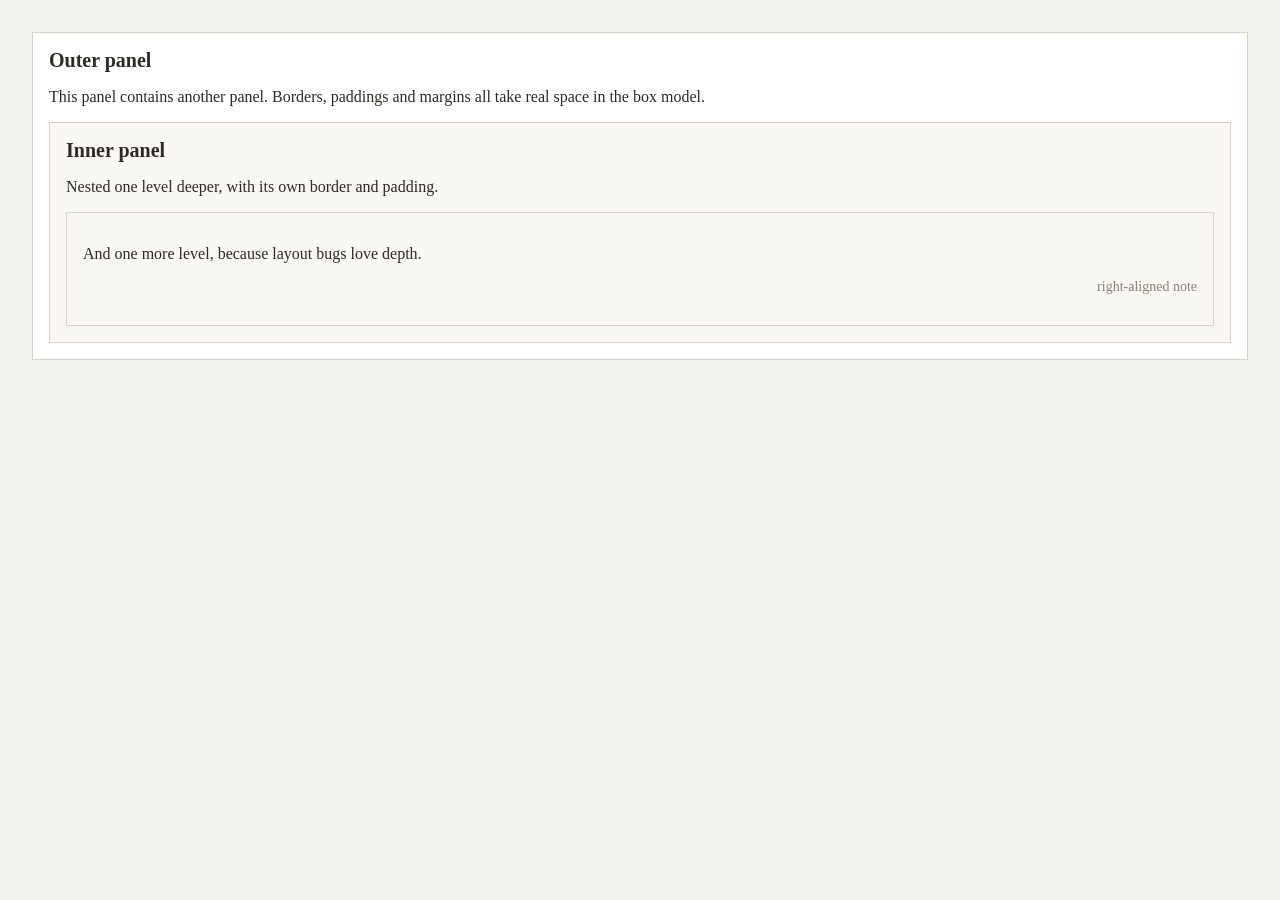
<file: examples/nested.html>
<!doctype html>
<html>
<head>
  <style>
    body {
      background-color: #f5f3ef;
      padding: 24px;
      color: #2d2a24;
    }

    .panel {
      background-color: #ffffff;
      border-width: 1px; border-style: solid;
      border-color: #d8d2c6;
      padding: 16px;
      margin-bottom: 16px;
    }

    .panel .panel {
      background-color: #faf8f4;
      margin-bottom: 0;
    }

    h2 {
      font-size: 20px;
      margin-top: 0;
      margin-bottom: 8px;
    }

    .note {
      color: #8a8272;
      font-size: 14px;
      text-align: right;
    }
  </style>
</head>
<body>
  <div class="panel">
    <h2>Outer panel</h2>
    <p>This panel contains another panel. Borders, paddings and margins all
    take real space in the box model.</p>
    <div class="panel">
      <h2>Inner panel</h2>
      <p>Nested one level deeper, with its own border and padding.</p>
      <div class="panel">
        <p>And one more level, because layout bugs love depth.</p>
        <p class="note">right-aligned note</p>
      </div>
    </div>
  </div>
</body>
</html>
</file>
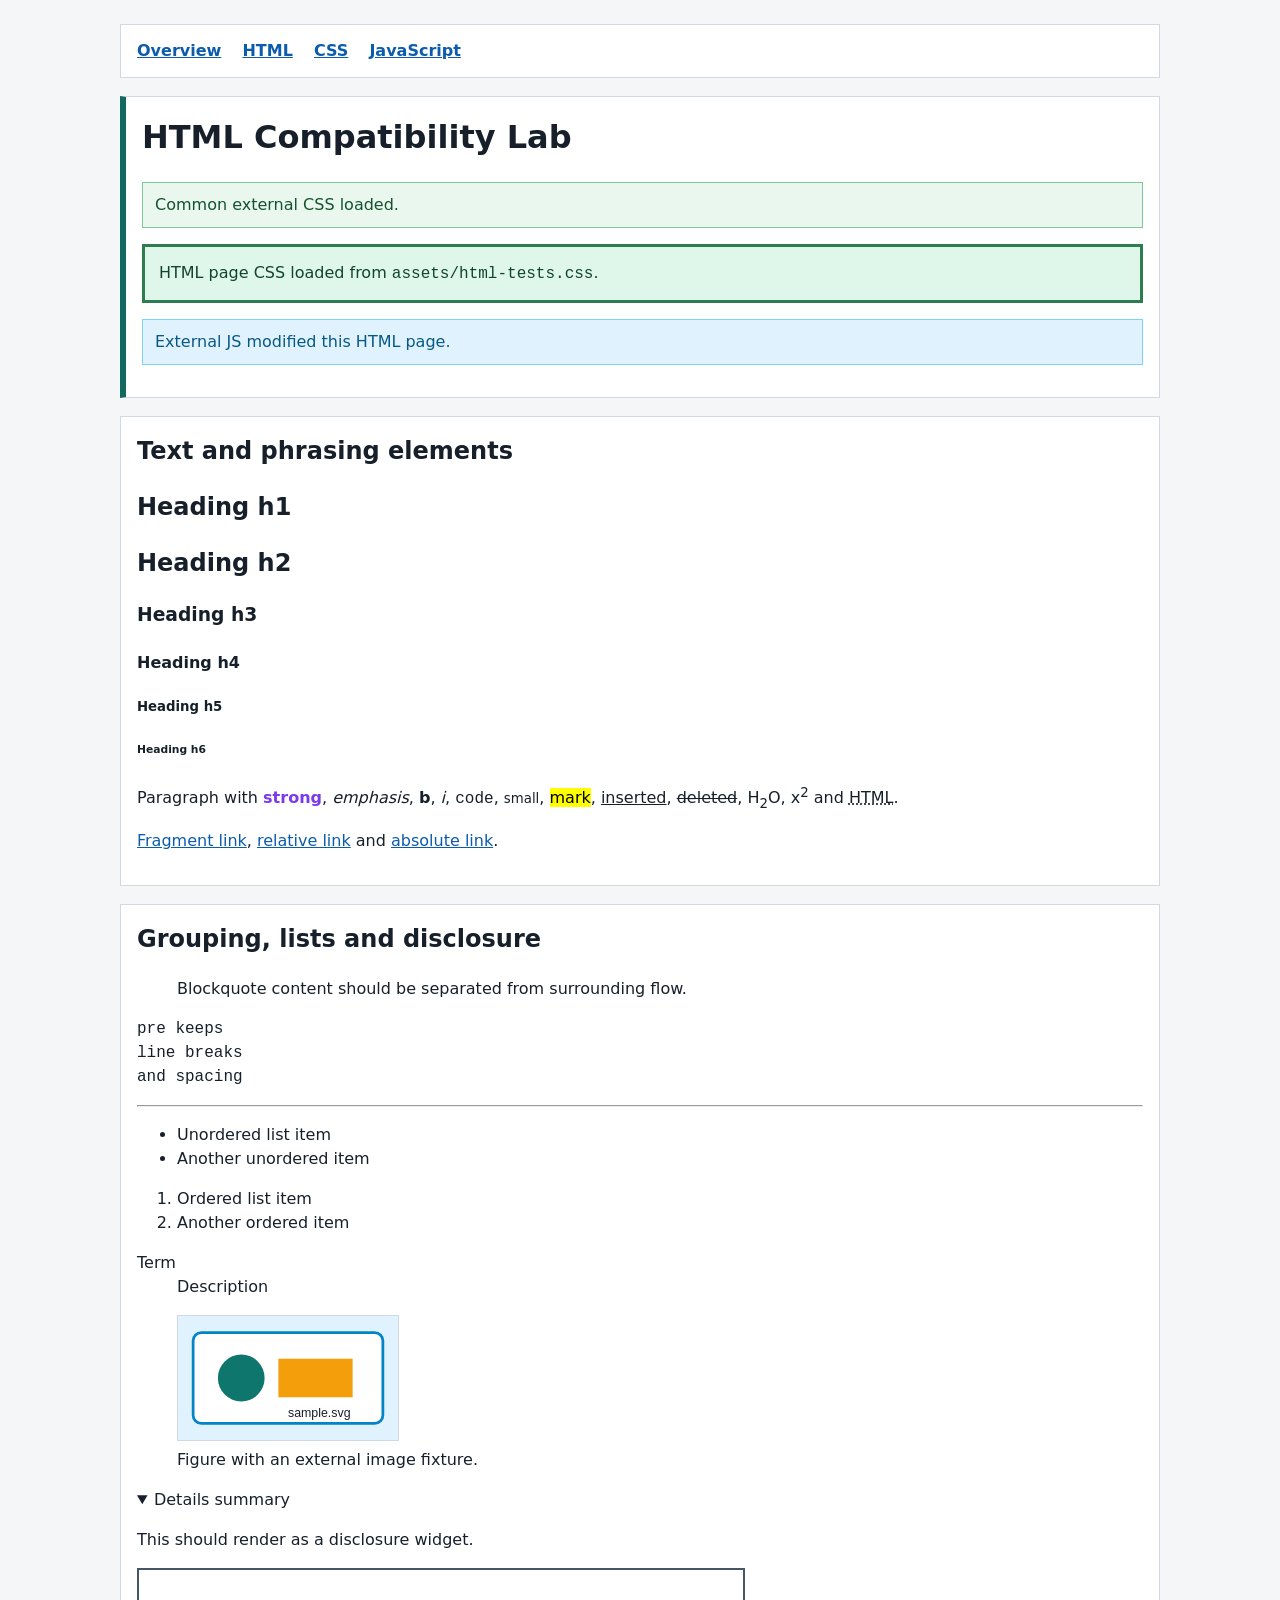
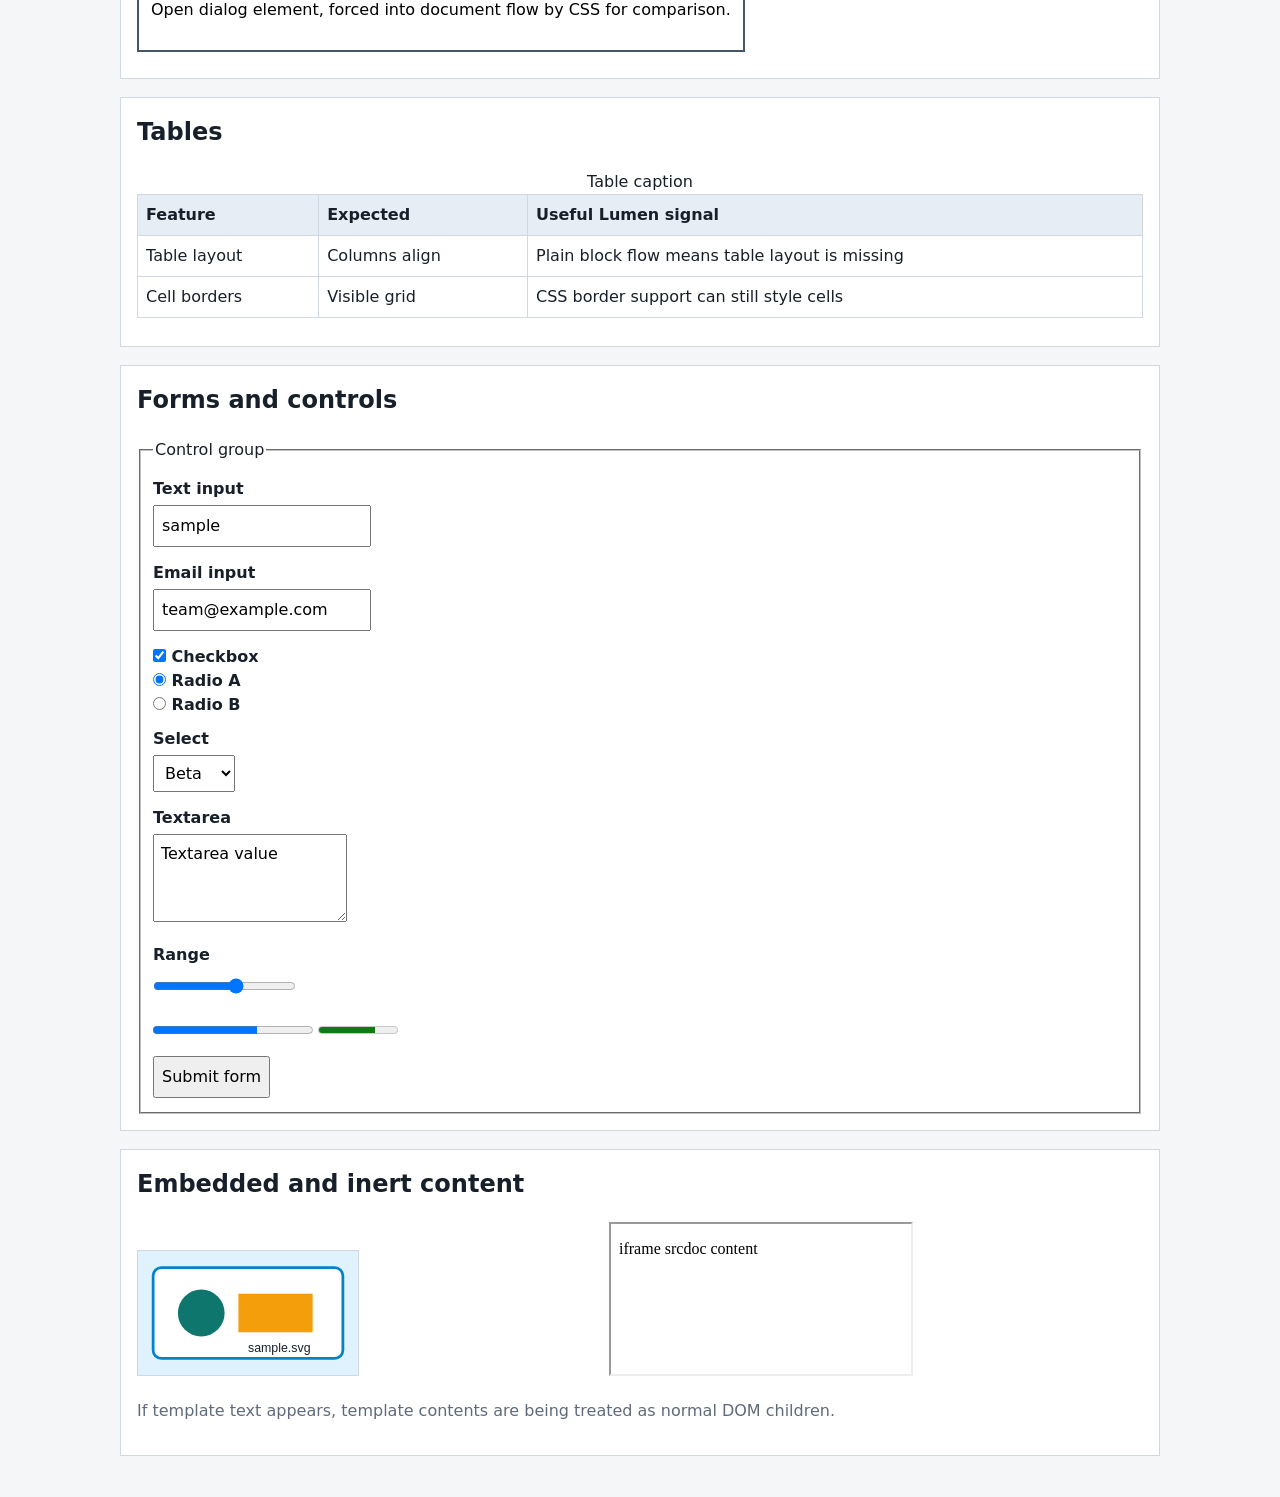
<file: docs/support/compat-lab/html.html>
<!doctype html>
<html lang="en">
<head>
  <meta charset="utf-8">
  <meta name="viewport" content="width=device-width, initial-scale=1">
  <title>Lumen HTML Compatibility Lab</title>
  <link rel="stylesheet" href="./assets/lab.css">
  <link rel="stylesheet" href="./assets/html-tests.css">
  <script src="./assets/lab.js" defer></script>
</head>
<body>
  <div class="page">
    <nav class="topbar" aria-label="Compatibility lab navigation">
      <a href="./index.html">Overview</a>
      <a href="./html.html">HTML</a>
      <a href="./css.html">CSS</a>
      <a href="./js.html">JavaScript</a>
    </nav>

    <header class="hero">
      <h1>HTML Compatibility Lab</h1>
      <p class="css-loaded">Common external CSS loaded.</p>
      <p class="html-css-injection">HTML page CSS loaded from <code>assets/html-tests.css</code>.</p>
      <p id="html-js-injection" class="js-pending">External JS did not modify this HTML page.</p>
      <noscript>
        <p class="warning">JavaScript is disabled or unavailable.</p>
      </noscript>
    </header>

    <main>
      <section class="section html-only-marker">
        <h2>Text and phrasing elements</h2>
        <h1>Heading h1</h1>
        <h2>Heading h2</h2>
        <h3>Heading h3</h3>
        <h4>Heading h4</h4>
        <h5>Heading h5</h5>
        <h6>Heading h6</h6>
        <p>
          Paragraph with <strong>strong</strong>, <em>emphasis</em>,
          <b>b</b>, <i>i</i>, <code>code</code>, <small>small</small>,
          <mark>mark</mark>, <ins>inserted</ins>, <del>deleted</del>,
          H<sub>2</sub>O, x<sup>2</sup> and
          <abbr title="HyperText Markup Language">HTML</abbr>.
        </p>
        <p>
          <a href="#fragment-target">Fragment link</a>,
          <a href="./index.html">relative link</a> and
          <a href="https://example.com/">absolute link</a>.
        </p>
      </section>

      <section class="section" id="fragment-target">
        <h2>Grouping, lists and disclosure</h2>
        <blockquote cite="https://html.spec.whatwg.org/">
          <p>Blockquote content should be separated from surrounding flow.</p>
        </blockquote>
        <pre>pre keeps
line breaks
and spacing</pre>
        <hr>
        <ul>
          <li>Unordered list item</li>
          <li>Another unordered item</li>
        </ul>
        <ol>
          <li>Ordered list item</li>
          <li>Another ordered item</li>
        </ol>
        <dl>
          <dt>Term</dt>
          <dd>Description</dd>
        </dl>
        <figure>
          <img class="asset-image" src="./assets/sample.svg" alt="Sample SVG image">
          <figcaption>Figure with an external image fixture.</figcaption>
        </figure>
        <details open>
          <summary>Details summary</summary>
          <p>This should render as a disclosure widget.</p>
        </details>
        <dialog open>
          <p>Open dialog element, forced into document flow by CSS for comparison.</p>
        </dialog>
      </section>

      <section class="section">
        <h2>Tables</h2>
        <table class="matrix">
          <caption>Table caption</caption>
          <thead>
            <tr>
              <th scope="col">Feature</th>
              <th scope="col">Expected</th>
              <th scope="col">Useful Lumen signal</th>
            </tr>
          </thead>
          <tbody>
            <tr>
              <td>Table layout</td>
              <td>Columns align</td>
              <td>Plain block flow means table layout is missing</td>
            </tr>
            <tr>
              <td>Cell borders</td>
              <td>Visible grid</td>
              <td>CSS border support can still style cells</td>
            </tr>
          </tbody>
        </table>
      </section>

      <section class="section">
        <h2>Forms and controls</h2>
        <form action="./index.html" method="get">
          <fieldset>
            <legend>Control group</legend>
            <div class="form-row">
              <label for="text-input">Text input</label>
              <input id="text-input" name="text" placeholder="type here" value="sample">
            </div>
            <div class="form-row">
              <label for="email-input">Email input</label>
              <input id="email-input" type="email" name="email" value="team@example.com">
            </div>
            <div class="form-row">
              <label><input type="checkbox" checked> Checkbox</label>
              <label><input type="radio" name="choice" checked> Radio A</label>
              <label><input type="radio" name="choice"> Radio B</label>
            </div>
            <div class="form-row">
              <label for="select-input">Select</label>
              <select id="select-input" name="select">
                <option>Alpha</option>
                <option selected>Beta</option>
              </select>
            </div>
            <div class="form-row">
              <label for="textarea-input">Textarea</label>
              <textarea id="textarea-input" name="notes" rows="3">Textarea value</textarea>
            </div>
            <div class="form-row">
              <label for="range-input">Range</label>
              <input id="range-input" type="range" min="0" max="10" value="6">
            </div>
            <div class="form-row">
              <progress max="100" value="65">65%</progress>
              <meter min="0" max="100" value="72">72</meter>
            </div>
            <button type="submit">Submit form</button>
          </fieldset>
        </form>
      </section>

      <section class="section">
        <h2>Embedded and inert content</h2>
        <picture>
          <source srcset="./assets/sample.svg" type="image/svg+xml">
          <img class="asset-image" src="./assets/sample.svg" alt="Picture fallback image">
        </picture>
        <canvas width="240" height="80">Canvas fallback text.</canvas>
        <iframe title="Inline frame sample" srcdoc="<p>iframe srcdoc content</p>"></iframe>
        <template>
          <p class="fail">Template content should be inert.</p>
        </template>
        <p class="muted">
          If template text appears, template contents are being treated as normal DOM children.
        </p>
      </section>
    </main>
  </div>
</body>
</html>
</file>
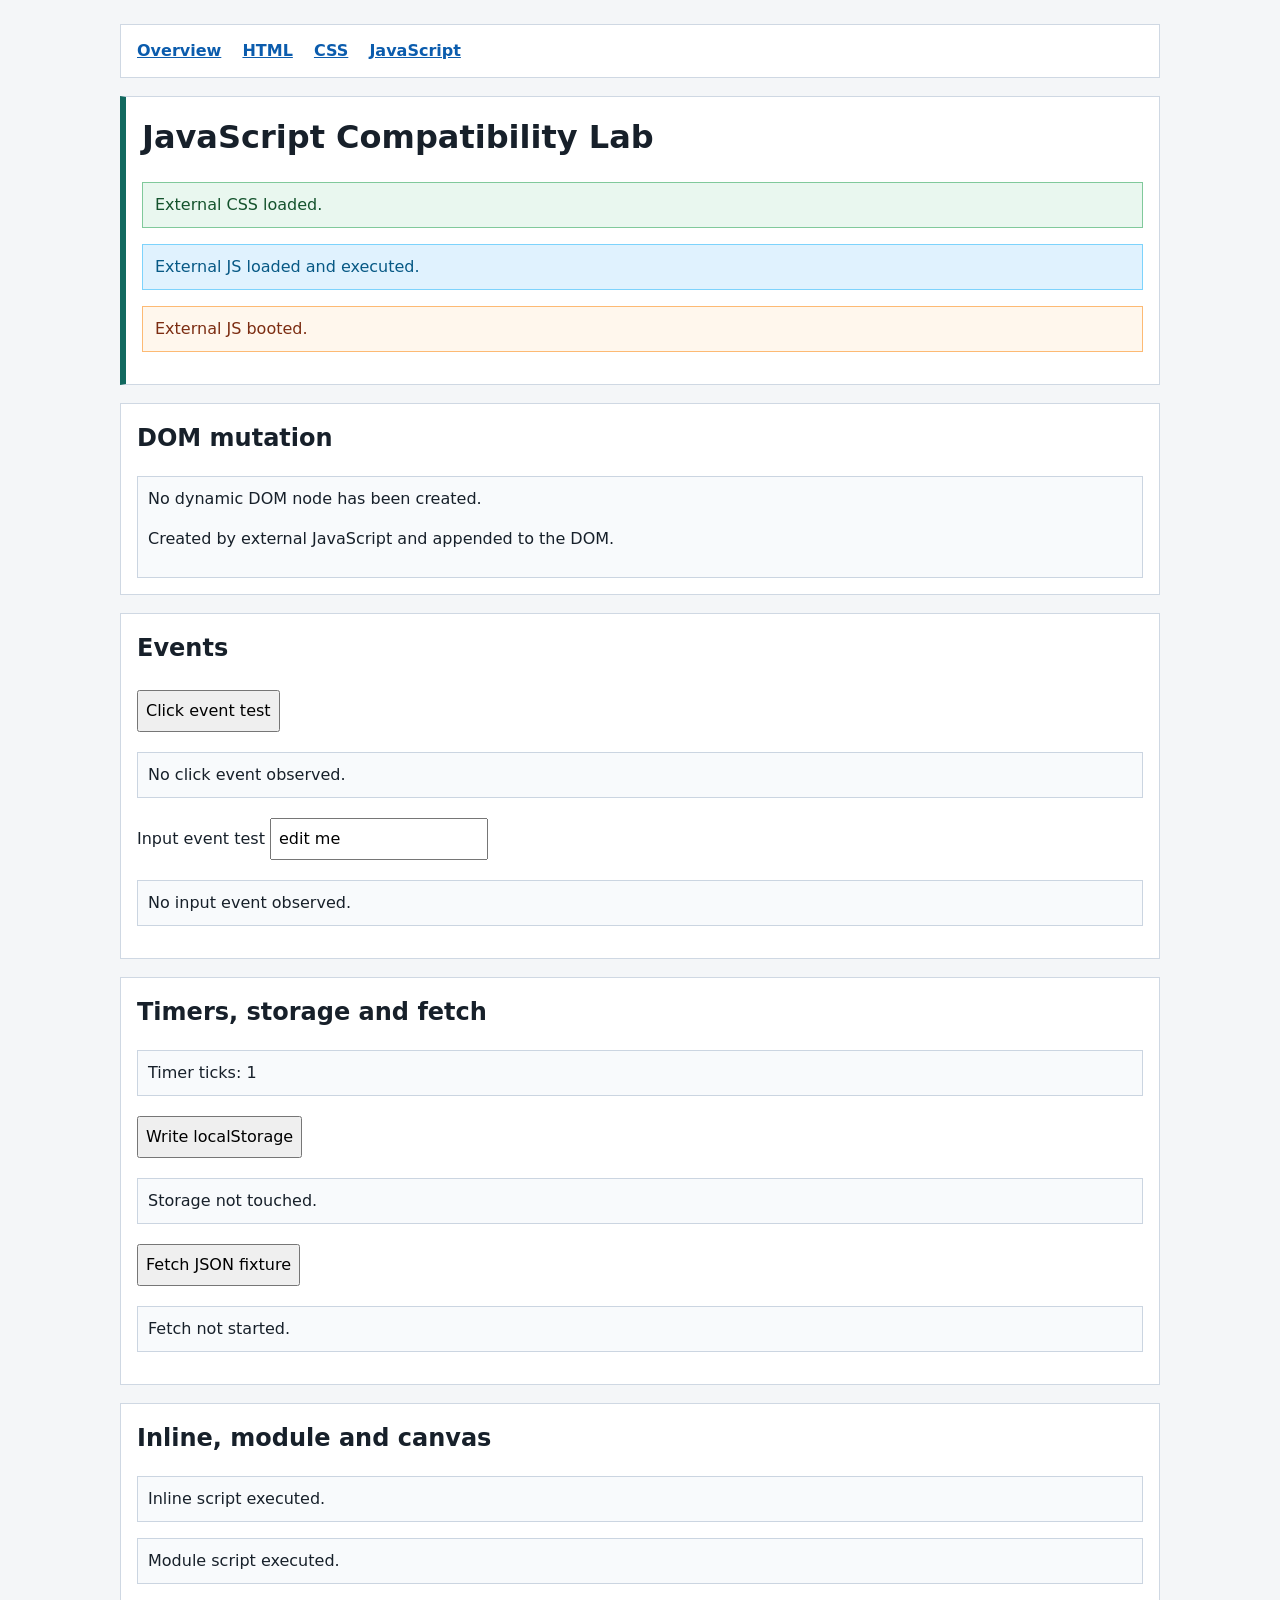
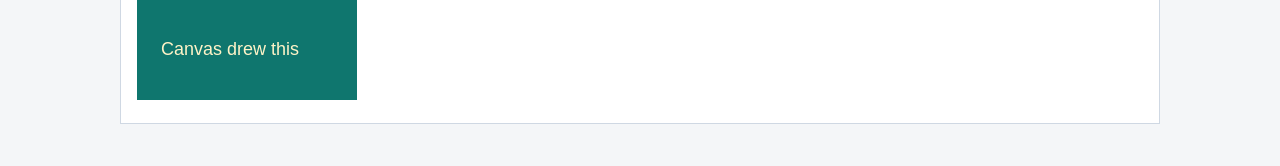
<file: docs/support/compat-lab/js.html>
<!doctype html>
<html lang="en">
<head>
  <meta charset="utf-8">
  <meta name="viewport" content="width=device-width, initial-scale=1">
  <title>Lumen JavaScript Compatibility Lab</title>
  <link rel="stylesheet" href="./assets/lab.css">
  <script src="./assets/lab.js" defer></script>
  <script src="./assets/js-tests.js" defer></script>
  <script type="module">
    var node = document.getElementById("module-test-output");
    if (node) {
      node.textContent = "Module script executed.";
    }
  </script>
</head>
<body>
  <div class="page">
    <nav class="topbar" aria-label="Compatibility lab navigation">
      <a href="./index.html">Overview</a>
      <a href="./html.html">HTML</a>
      <a href="./css.html">CSS</a>
      <a href="./js.html">JavaScript</a>
    </nav>

    <header class="hero">
      <h1>JavaScript Compatibility Lab</h1>
      <p class="css-loaded">External CSS loaded.</p>
      <p id="js-status" class="js-pending">Common external JS has not run.</p>
      <p id="js-boot-status" class="js-pending">Page external JS has not run.</p>
      <noscript>
        <p class="warning">No script execution. This is the expected Lumen v0.x behavior.</p>
      </noscript>
    </header>

    <main>
      <section class="section">
        <h2>DOM mutation</h2>
        <div id="dom-created-output" class="dynamic-output">
          No dynamic DOM node has been created.
        </div>
      </section>

      <section class="section">
        <h2>Events</h2>
        <button id="click-test-button" type="button">Click event test</button>
        <p id="click-test-output" class="dynamic-output">No click event observed.</p>
        <label for="input-test-field">Input event test</label>
        <input id="input-test-field" value="edit me">
        <p id="input-test-output" class="dynamic-output">No input event observed.</p>
      </section>

      <section class="section">
        <h2>Timers, storage and fetch</h2>
        <p id="timer-test-output" class="dynamic-output">Timer has not ticked.</p>
        <button id="storage-test-button" type="button">Write localStorage</button>
        <p id="storage-test-output" class="dynamic-output">Storage not touched.</p>
        <button id="fetch-test-button" type="button">Fetch JSON fixture</button>
        <p id="fetch-test-output" class="dynamic-output">Fetch not started.</p>
      </section>

      <section class="section">
        <h2>Inline, module and canvas</h2>
        <p id="inline-test-output" class="dynamic-output">Inline script has not run.</p>
        <p id="module-test-output" class="dynamic-output">Module script has not run.</p>
        <canvas id="canvas-test" width="220" height="100">Canvas fallback text.</canvas>
      </section>
    </main>
  </div>

  <script>
    var inlineOutput = document.getElementById("inline-test-output");
    if (inlineOutput) {
      inlineOutput.textContent = "Inline script executed.";
    }
  </script>
</body>
</html>
</file>
<file: docs/support/compat-lab/assets/lab.css>
html {
  background: #f4f6f8;
  color: #17202a;
  font-size: 16px;
}

body {
  margin: 0;
  padding: 24px;
  color: #17202a;
  background: #f4f6f8;
  font-family: system-ui, -apple-system, BlinkMacSystemFont, "Segoe UI", sans-serif;
  line-height: 1.5;
}

a {
  color: #0b5cad;
}

a:hover {
  color: #9b1c31;
}

.page {
  max-width: 1040px;
  margin: 0 auto;
}

.topbar {
  margin: 0 0 18px;
  padding: 14px 16px;
  background: #ffffff;
  border-style: solid;
  border-width: 1px;
  border-color: #cfd8e3;
}

.topbar a {
  margin-right: 16px;
  font-weight: 700;
}

.hero,
.section,
.probe,
.test-card {
  margin: 0 0 18px;
  padding: 16px;
  background: #ffffff;
  border-style: solid;
  border-width: 1px;
  border-color: #cfd8e3;
}

.hero {
  border-left-style: solid;
  border-left-width: 6px;
  border-left-color: #12695f;
}

.hero h1,
.section h2,
.test-card h3 {
  margin-top: 0;
}

.grid {
  display: grid;
  grid-template-columns: repeat(3, minmax(0, 1fr));
  gap: 12px;
}

.grid.two {
  grid-template-columns: repeat(2, minmax(0, 1fr));
}

.probe {
  border-left-style: solid;
  border-left-width: 6px;
  border-left-color: #b45309;
}

.css-loaded {
  padding: 10px 12px;
  background: #e9f7ef;
  color: #14532d;
  border-style: solid;
  border-width: 1px;
  border-color: #80c99b;
}

.js-loaded,
.js-pending {
  padding: 10px 12px;
  border-style: solid;
  border-width: 1px;
}

.js-pending {
  background: #fff7ed;
  color: #7c2d12;
  border-color: #fdba74;
}

.js-loaded {
  background: #e0f2fe;
  color: #075985;
  border-color: #7dd3fc;
}

.status-list {
  margin: 0;
  padding-left: 20px;
}

.status-list li {
  margin: 4px 0;
}

.matrix {
  width: 100%;
  border-collapse: collapse;
  margin: 12px 0;
}

.matrix th,
.matrix td {
  padding: 8px;
  border-style: solid;
  border-width: 1px;
  border-color: #cfd8e3;
  text-align: left;
}

.matrix th {
  background: #e6edf5;
}

.sample-box {
  margin: 8px 0;
  padding: 12px;
  background: #eef2ff;
  border-style: solid;
  border-width: 1px;
  border-color: #8da2fb;
}

.muted {
  color: #5f6b7a;
}

.warning {
  padding: 10px 12px;
  background: #fff7ed;
  border-style: solid;
  border-width: 1px;
  border-color: #fdba74;
}

.pass {
  padding: 10px 12px;
  background: #ecfdf5;
  border-style: solid;
  border-width: 1px;
  border-color: #86efac;
}

.fail {
  padding: 10px 12px;
  background: #fef2f2;
  border-style: solid;
  border-width: 1px;
  border-color: #fca5a5;
}

.form-row {
  margin: 10px 0;
}

.form-row label {
  display: block;
  font-weight: 700;
}

input,
select,
textarea,
button {
  margin: 4px 0;
  padding: 7px;
  font: inherit;
}

button {
  cursor: pointer;
}

.asset-image {
  width: 220px;
  max-width: 100%;
  border-style: solid;
  border-width: 1px;
  border-color: #cfd8e3;
}

.dynamic-output {
  min-height: 24px;
  padding: 10px;
  background: #f8fafc;
  border-style: solid;
  border-width: 1px;
  border-color: #cbd5e1;
}

@media (max-width: 720px) {
  body {
    padding: 12px;
  }

  .grid,
  .grid.two {
    display: block;
  }
}
</file>
<file: docs/support/compat-lab/assets/html-tests.css>
.html-css-injection {
  padding: 14px;
  background: #dff7ea;
  color: #12442d;
  border-style: solid;
  border-width: 3px;
  border-color: #2e7d4f;
}

.html-only-marker strong {
  color: #7c3aed;
}

template {
  display: none;
}

dialog {
  display: block;
  position: static;
  margin: 10px 0;
  padding: 12px;
  border-style: solid;
  border-width: 2px;
  border-color: #475569;
}
</file>
